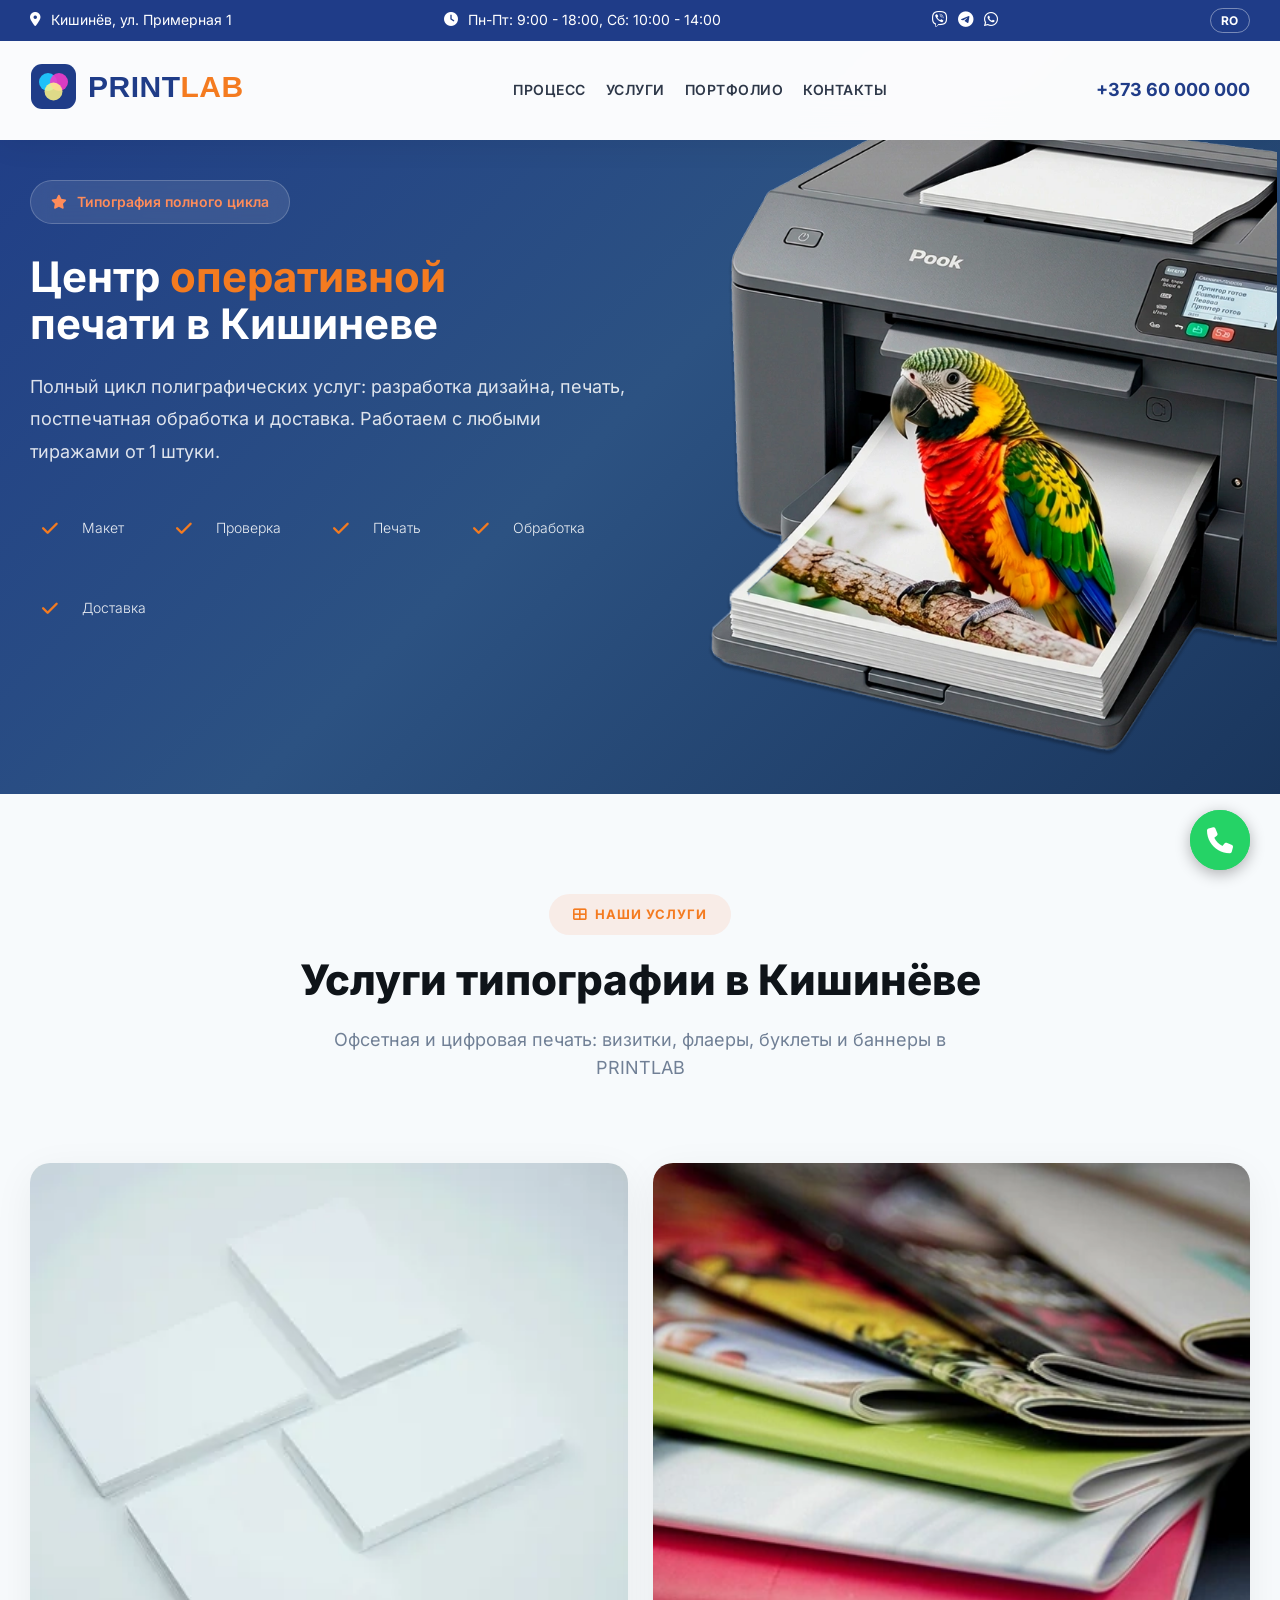
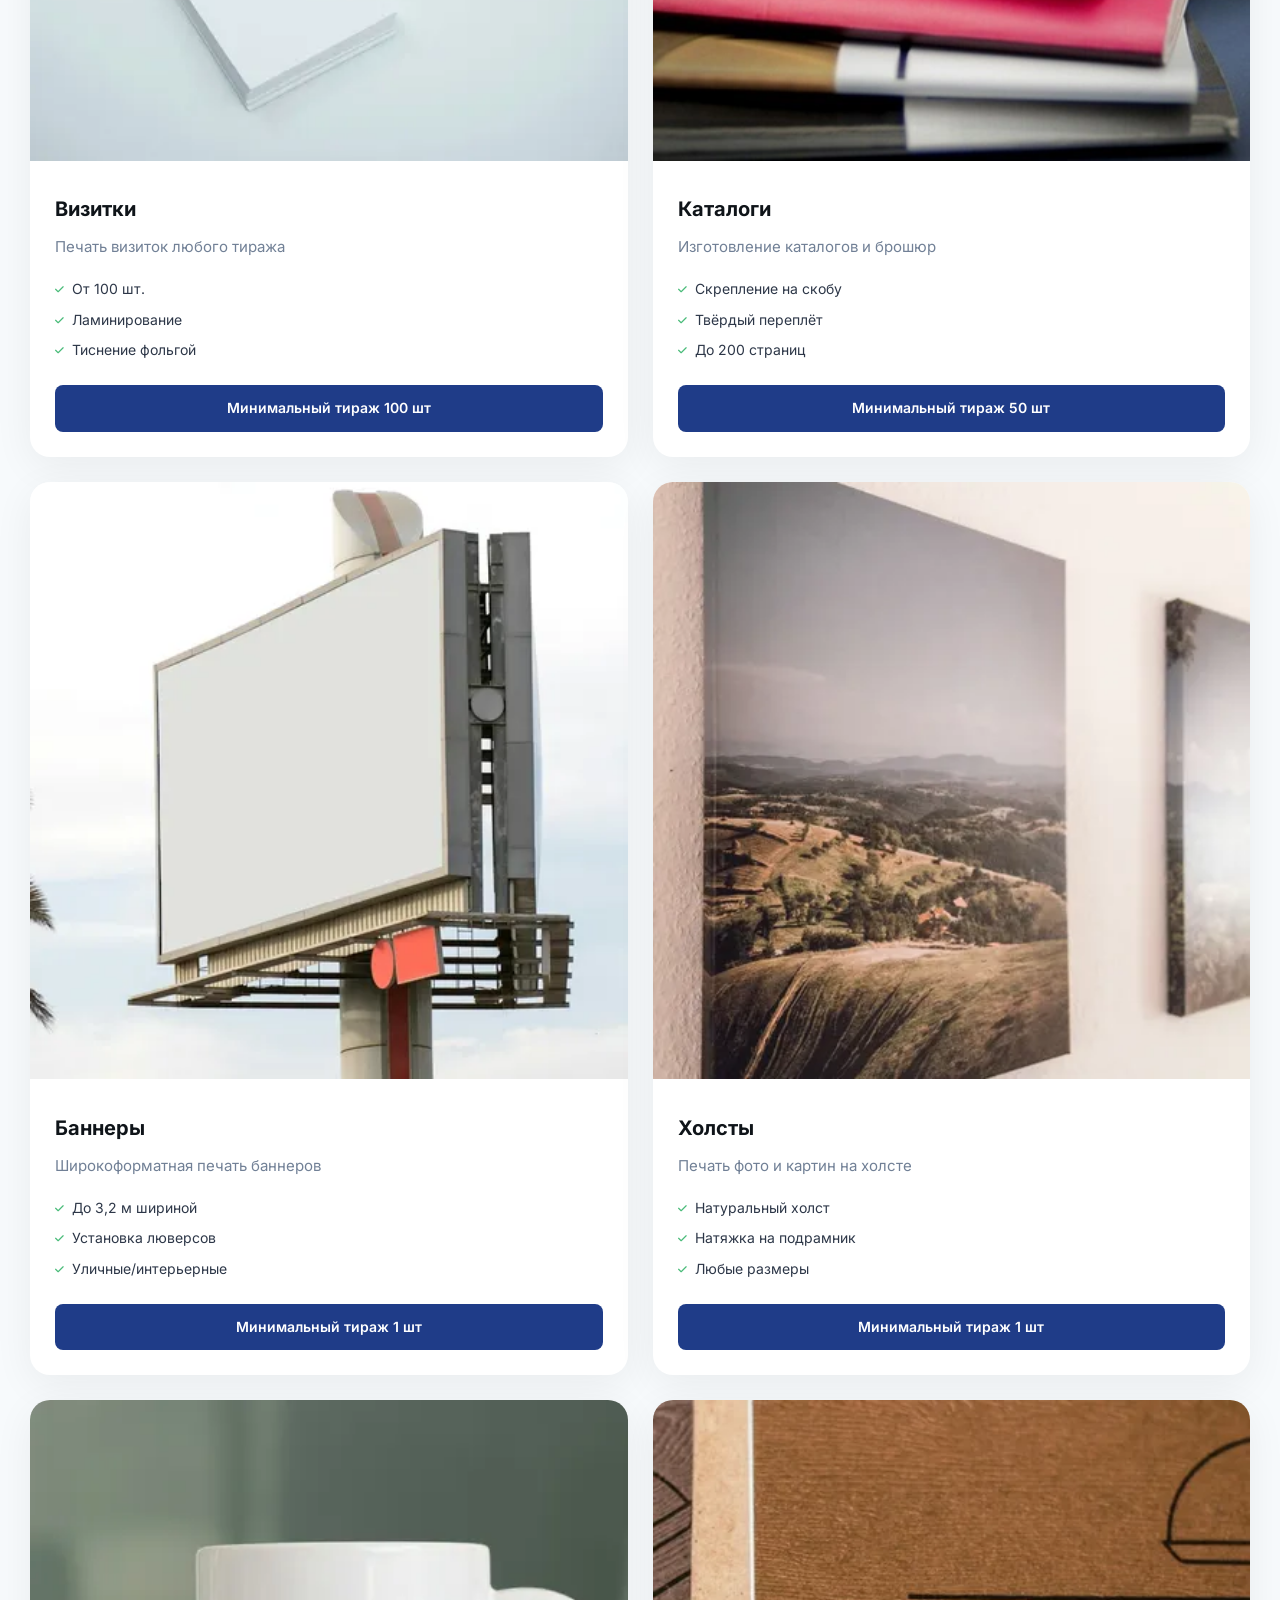
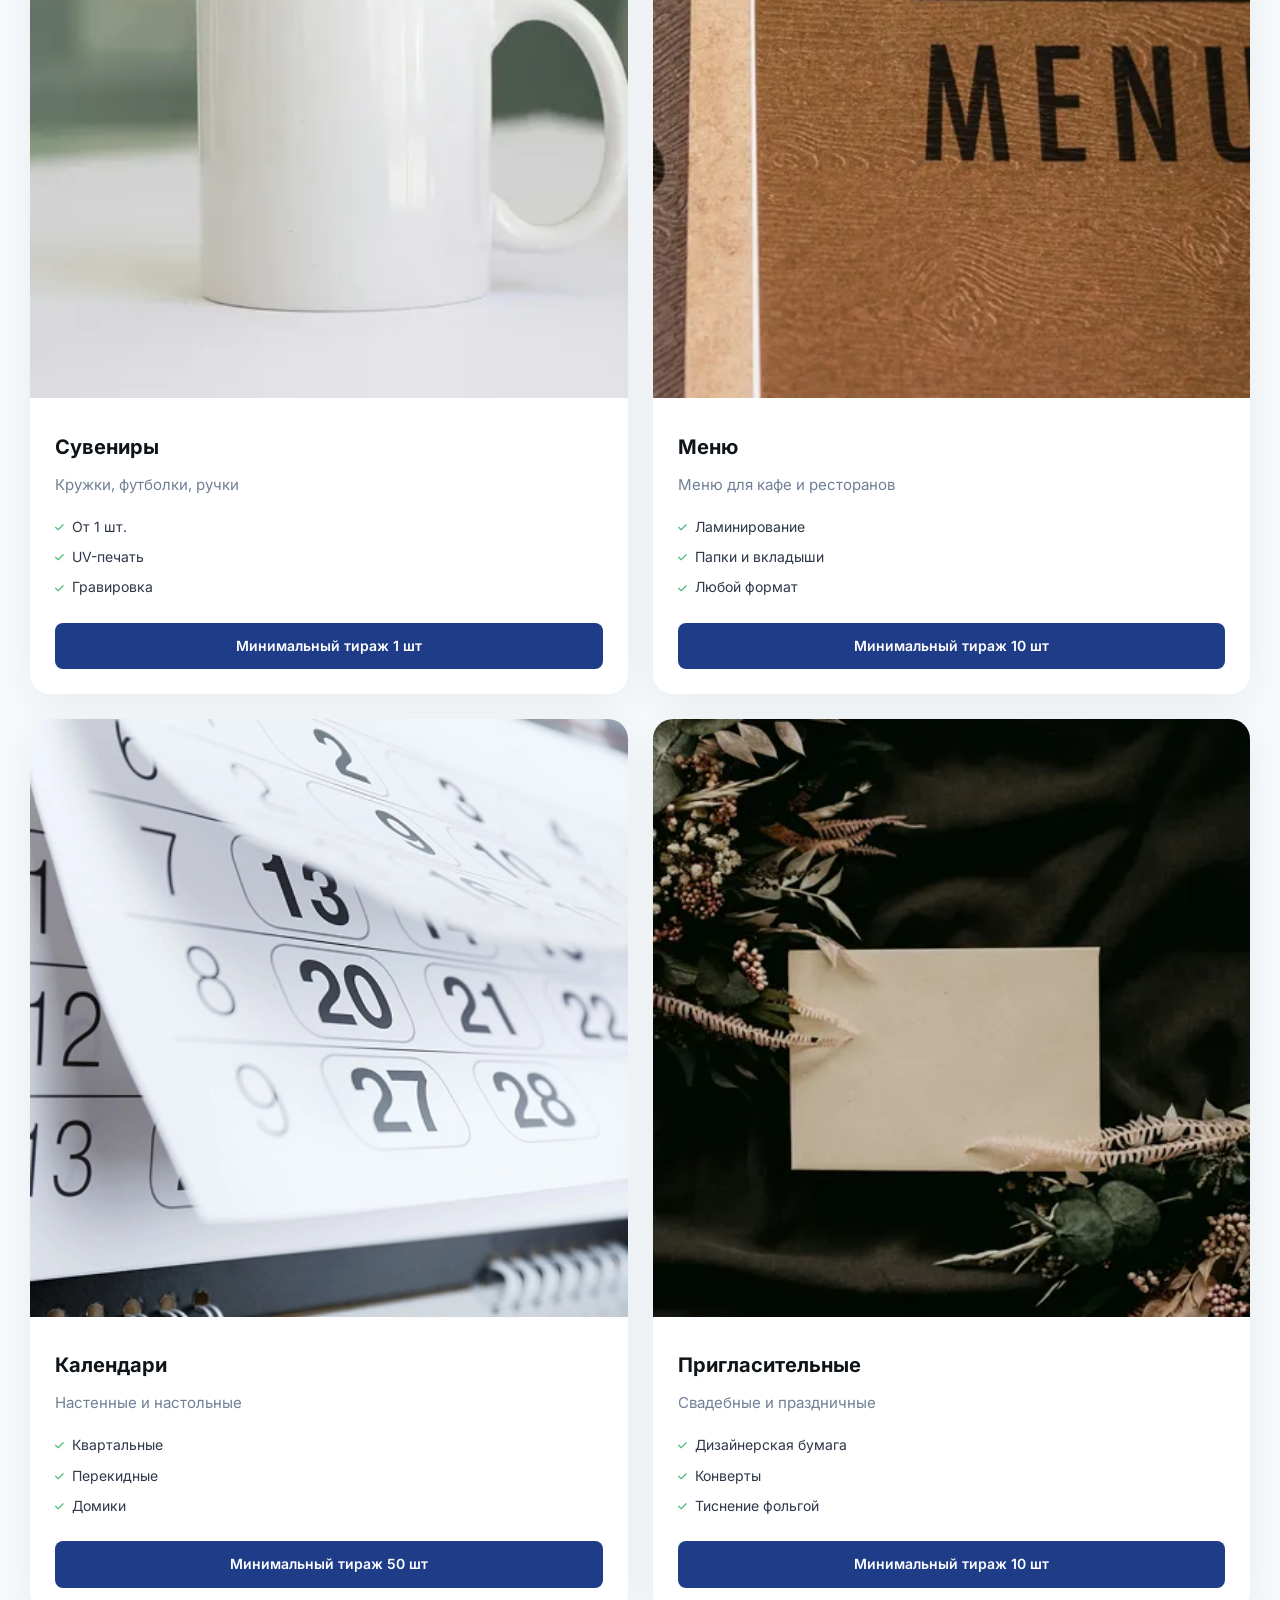
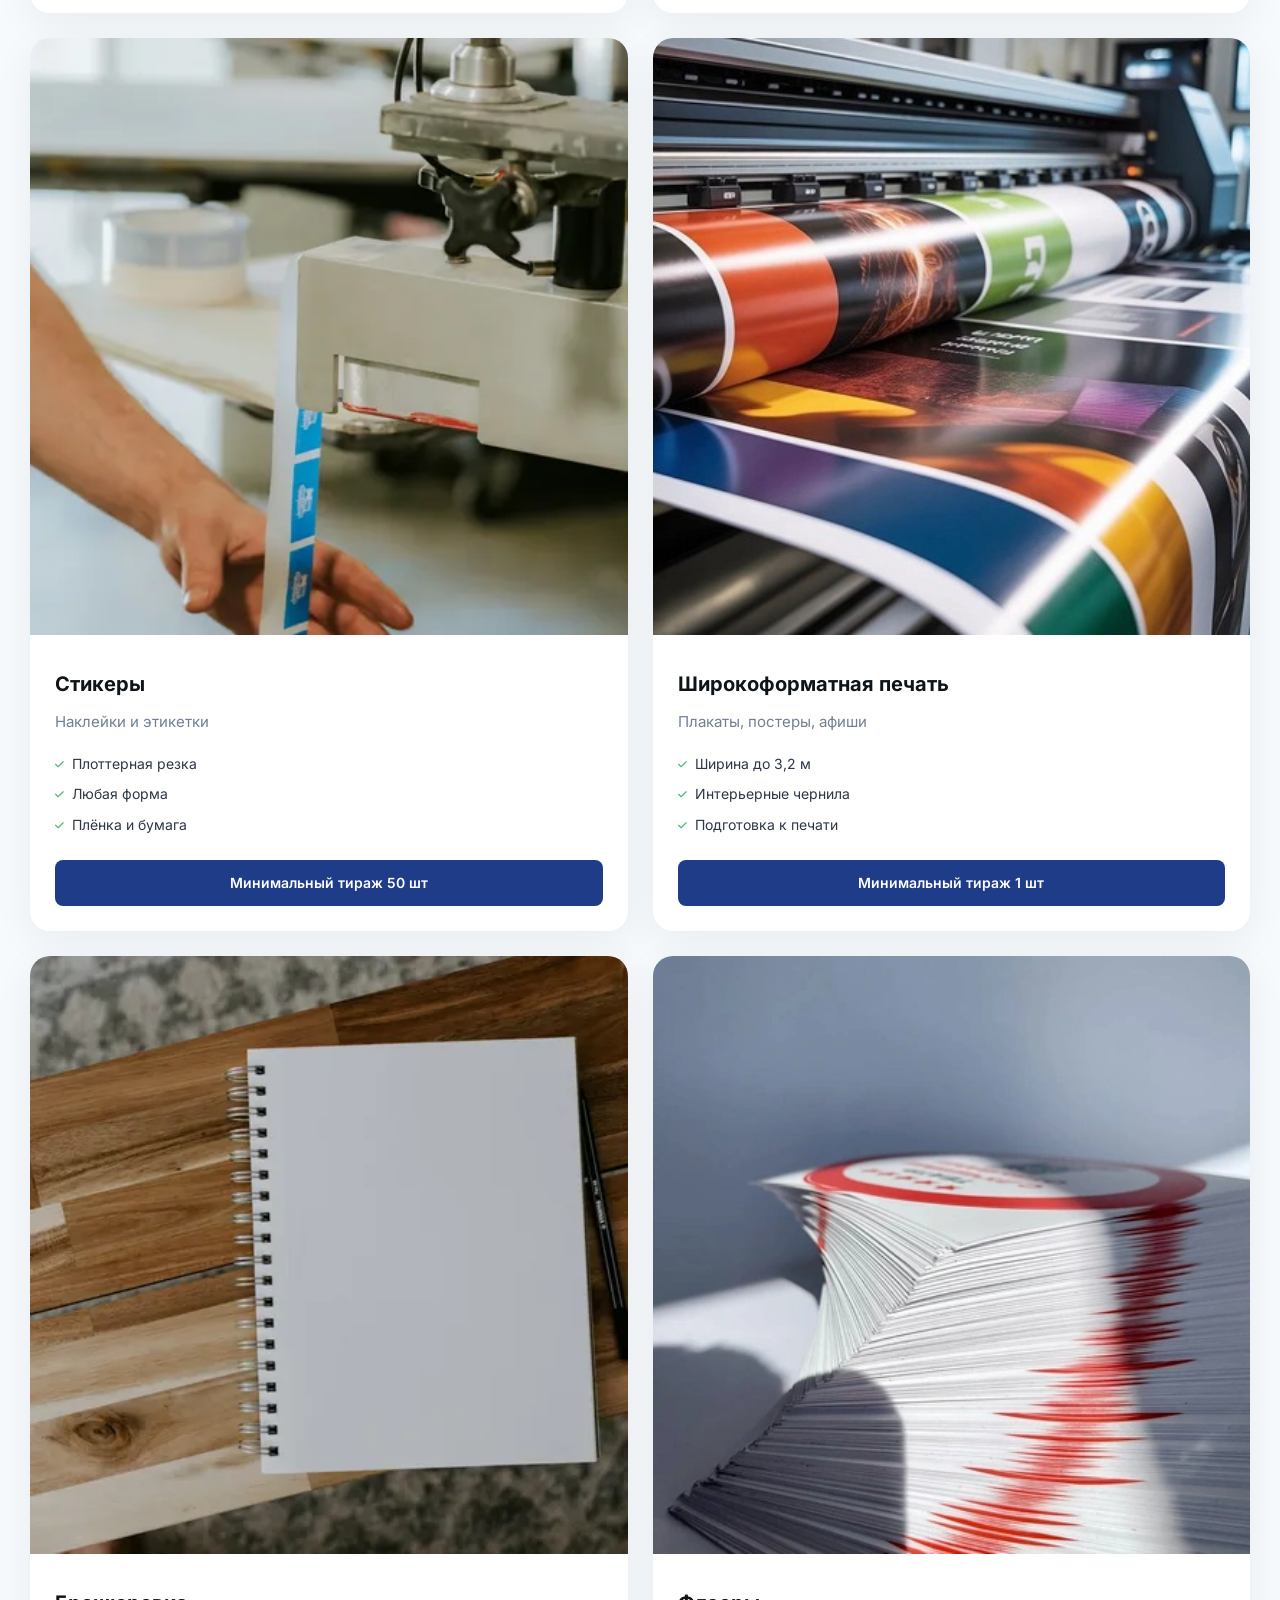
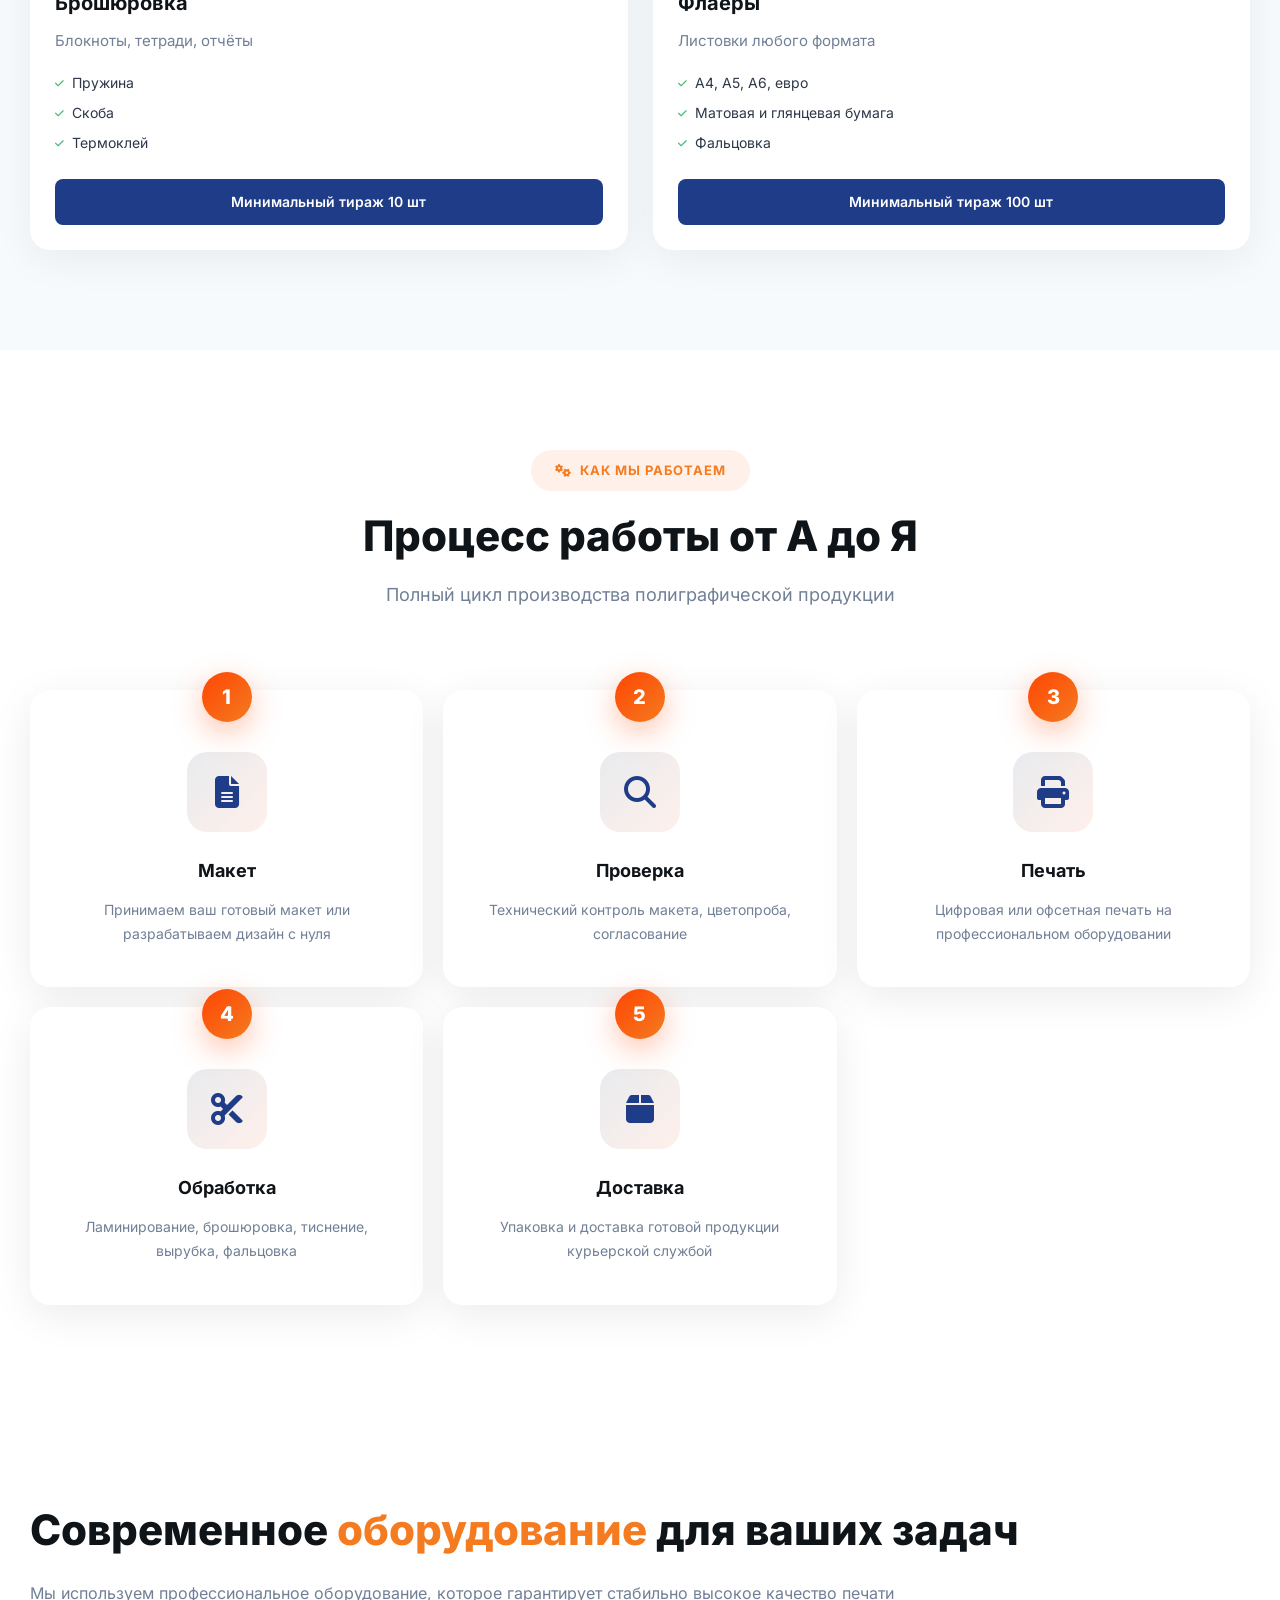
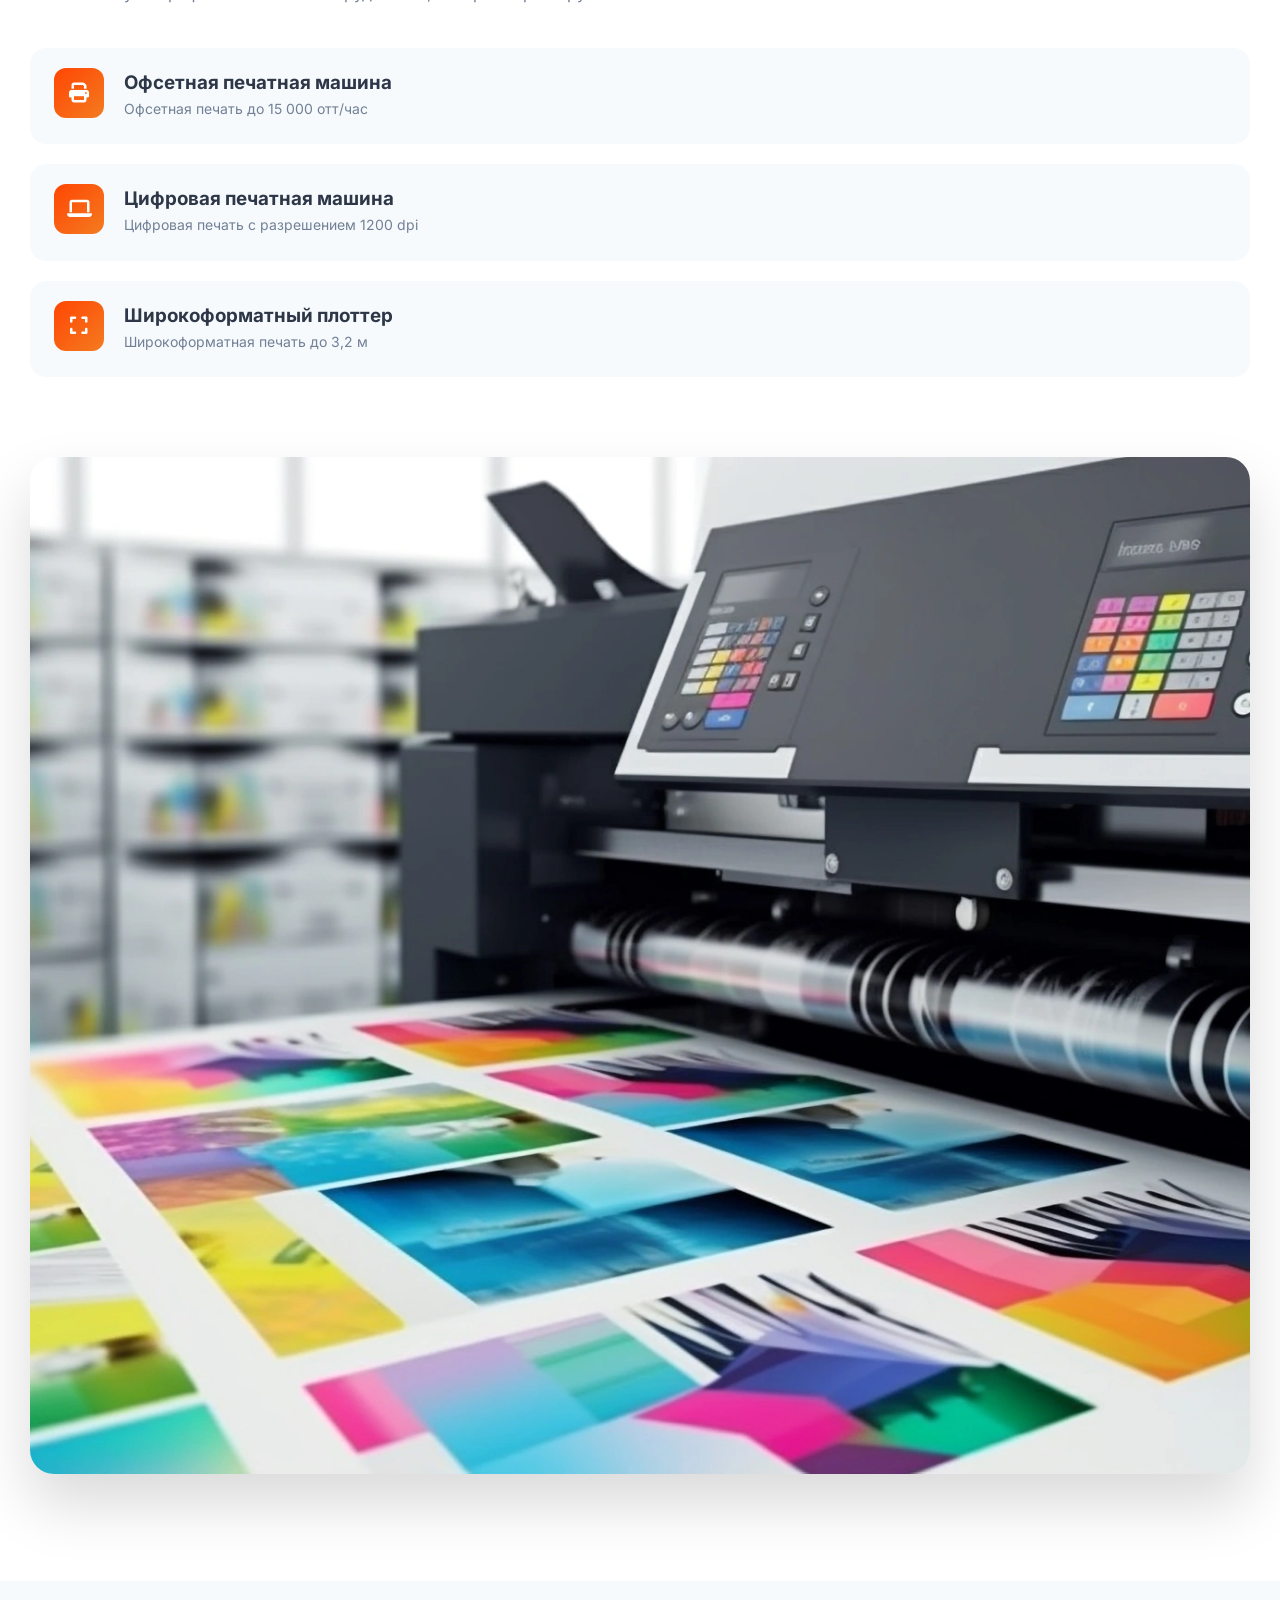
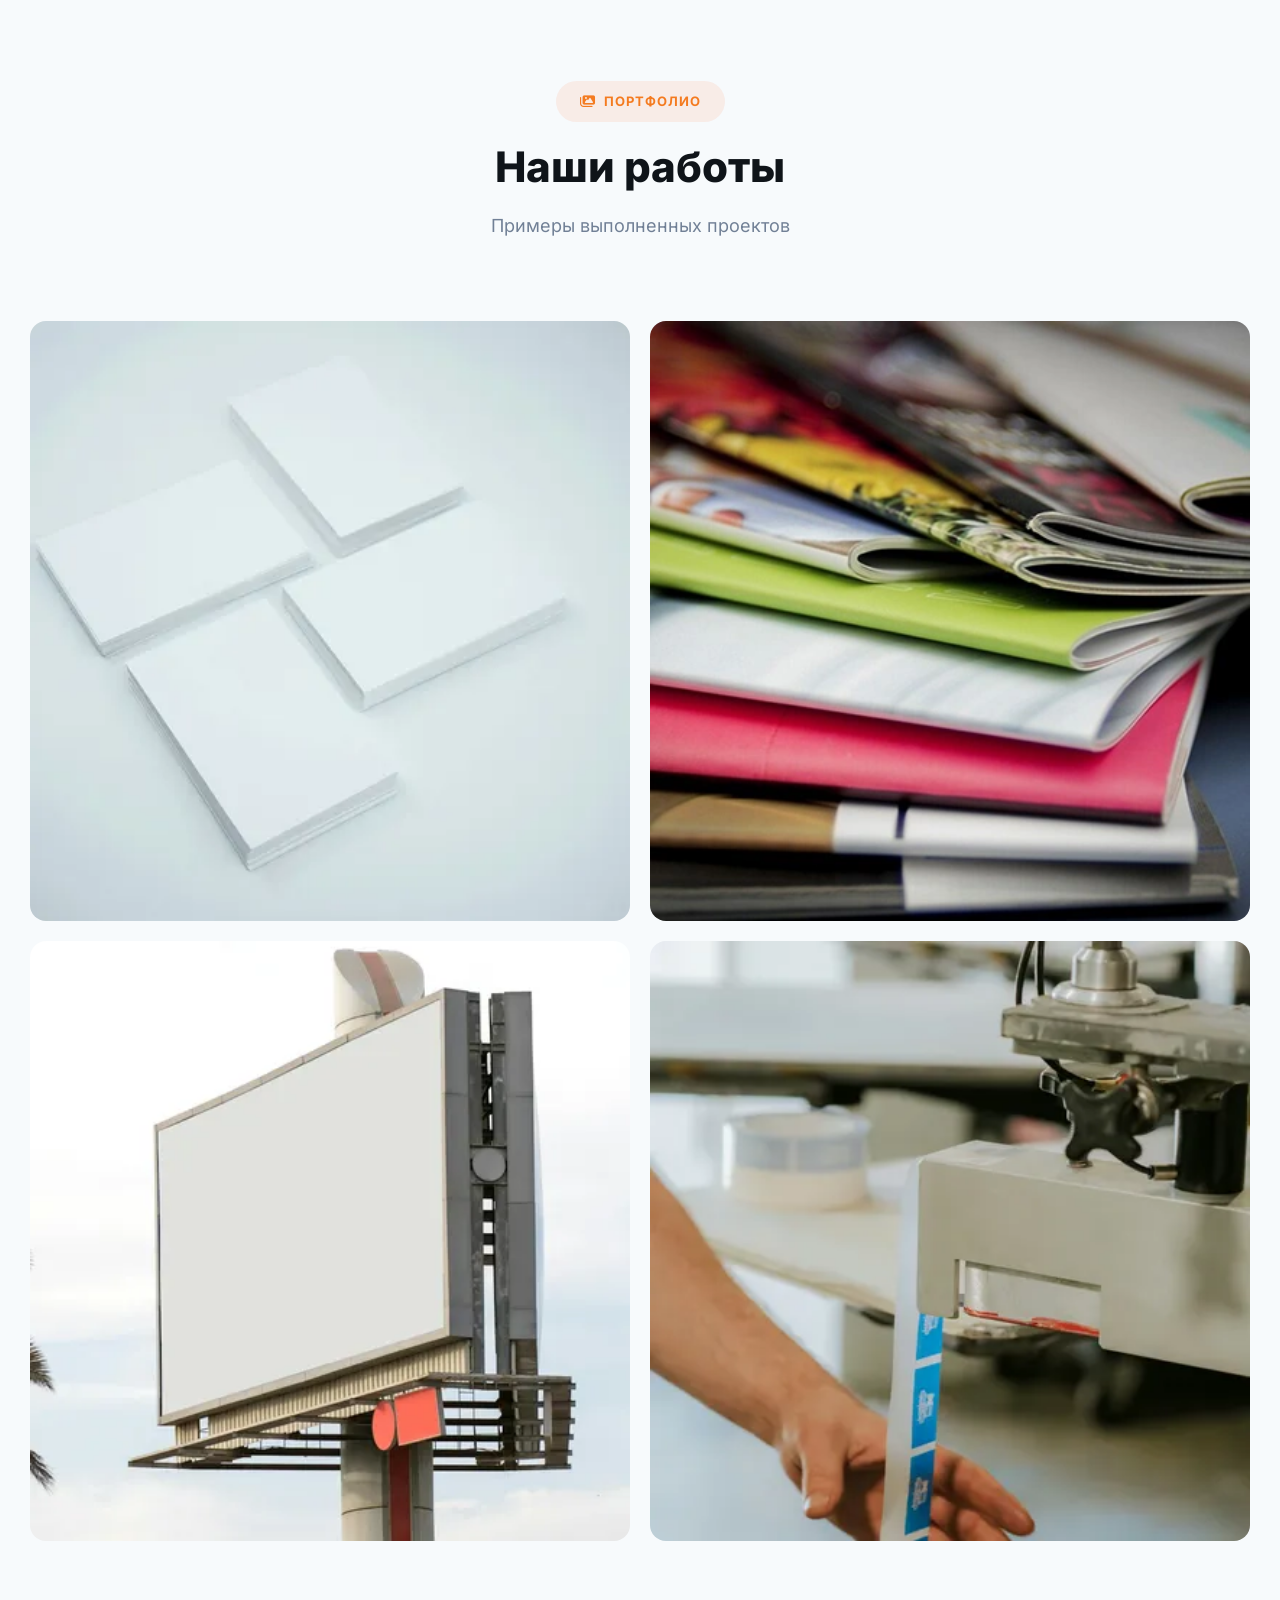
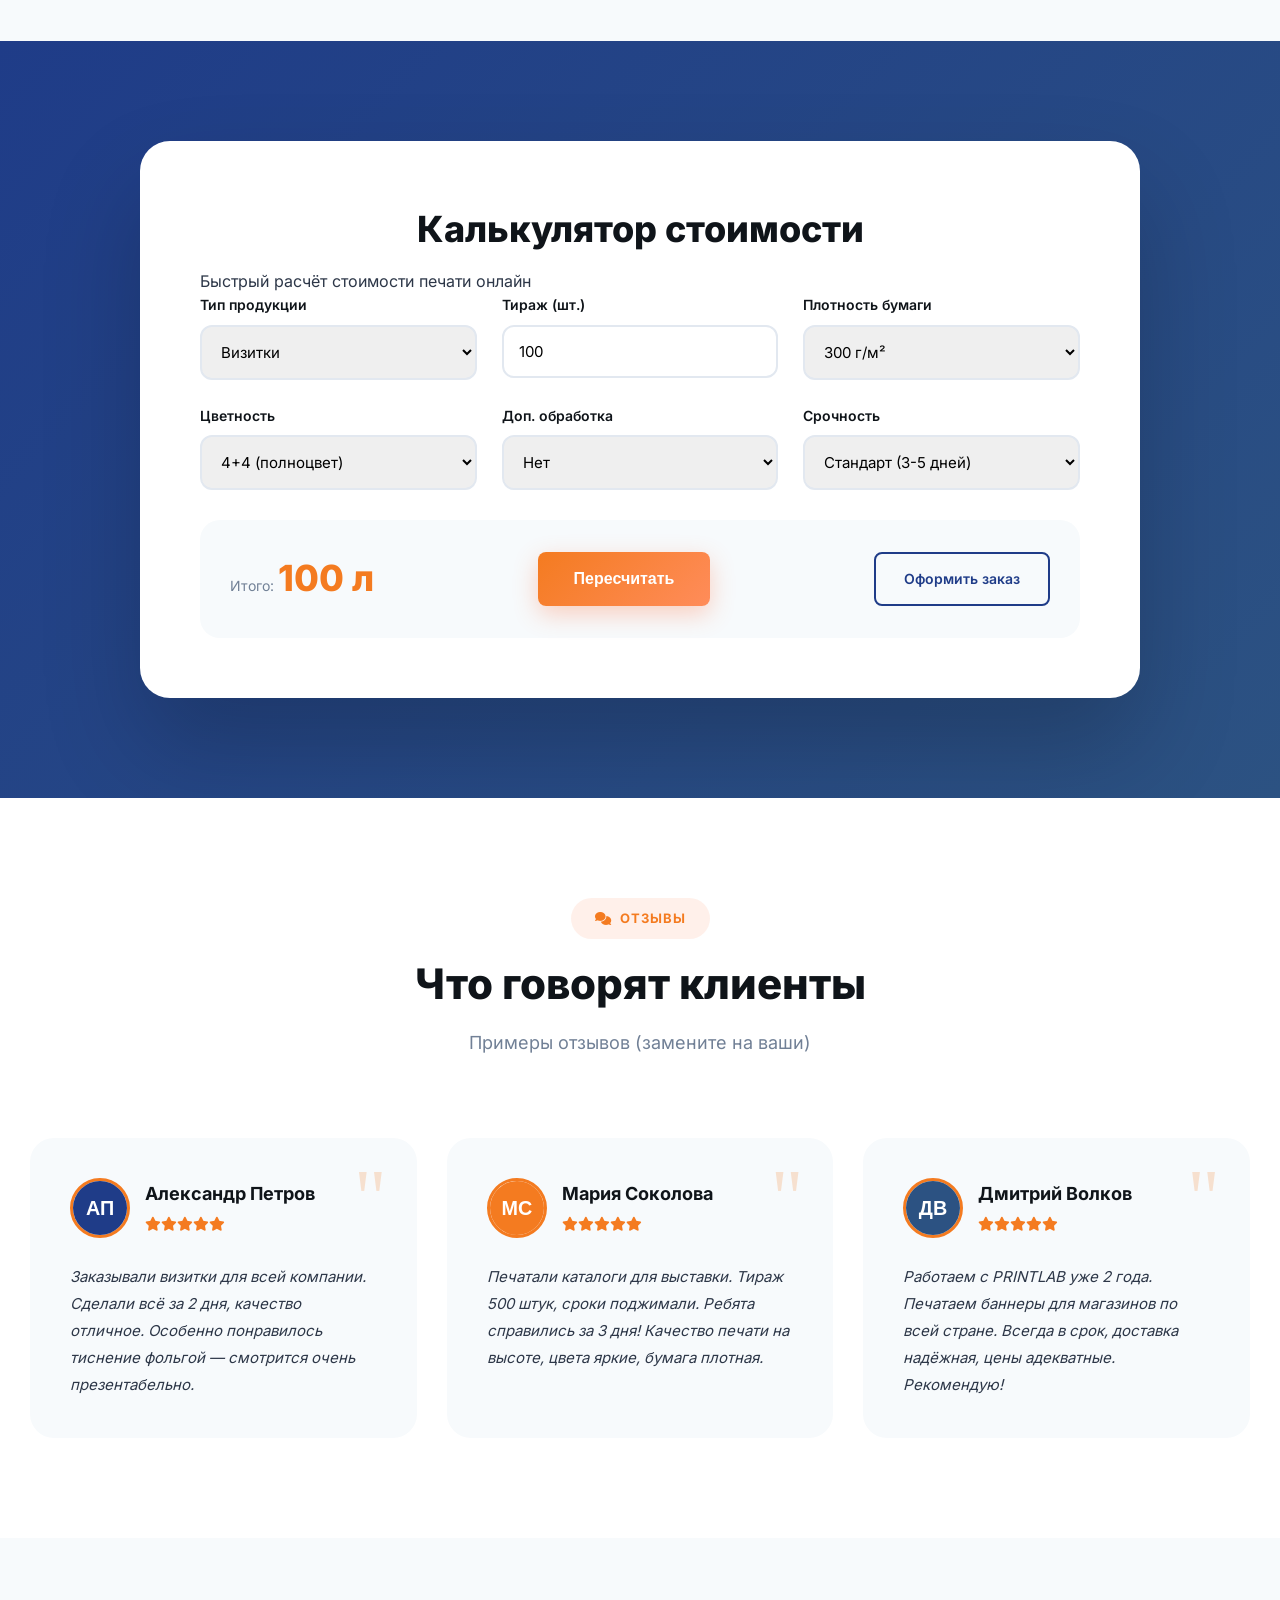
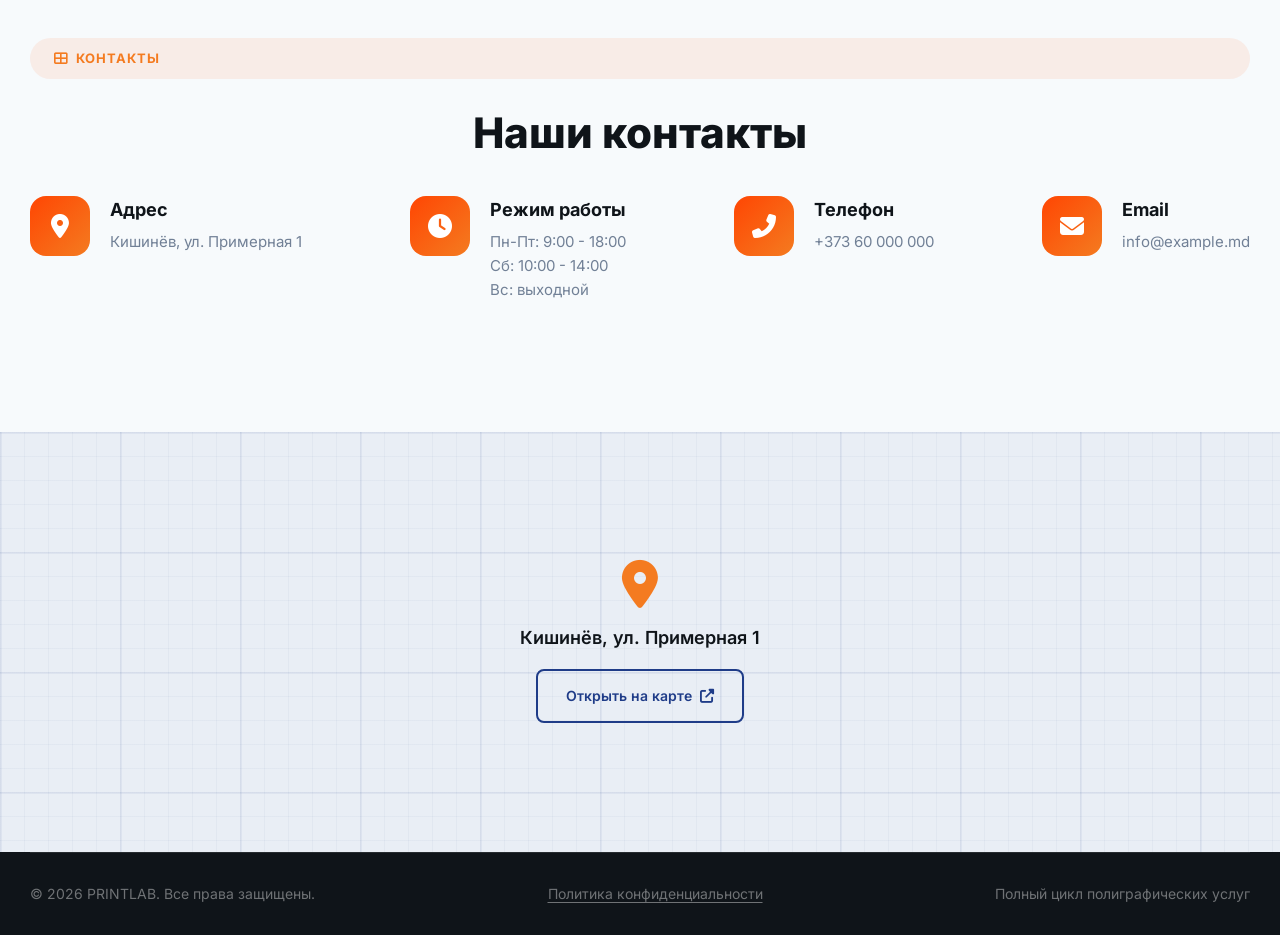
<file: index.html>
<!DOCTYPE html>
<html lang="ru">

<head>
  <meta charset="UTF-8">
  <meta name="viewport" content="width=device-width, initial-scale=1.0">
  <!-- Демо-шаблон: не индексировать. Клиенту — удалить эту строку (см. DEMO-CHECKLIST.md) -->
  <meta name="robots" content="noindex, nofollow">
  <link rel="canonical" href="https://webonix-md.github.io/print/">
  <link rel="alternate" hreflang="ru" href="https://webonix-md.github.io/print/">
  <link rel="alternate" hreflang="ro" href="https://webonix-md.github.io/print/ro.html">
  <meta name="description" content="PRINTLAB — типография полного цикла в Кишинёве: офсетная и цифровая печать, визитки, флаеры, каталоги, баннеры. Плановые и срочные заказы.">
  <meta property="og:title" content="PRINTLAB — типография в Кишинёве: офсетная и цифровая печать">
  <meta property="og:type" content="website">
  <meta property="og:url" content="https://webonix-md.github.io/print/">
  <meta property="og:image" content="https://webonix-md.github.io/print/img/og-cover.jpg">
  <meta property="og:description" content="Типография полного цикла в Кишинёве: офсетная и цифровая печать, плановые и срочные заказы.">
  <title>Типография в Кишинёве. Офсетная и цифровая печать — PRINTLAB</title>
  <link rel="icon" type="image/svg+xml" href="favicon.svg">
  <link rel="icon" type="image/x-icon" href="favicon.ico">
  <link rel="preload" href="fonts/inter-cyrillic.woff2" as="font" type="font/woff2" crossorigin>
  <link rel="stylesheet" href="icons.css">
  <link rel="stylesheet" href="style.css">
</head>

<body>
  <header class="header" id="header">
    <div class="header-top">
      <div class="header-top-container">
        <div class="address">
          <i class="fas fa-map-marker-alt"></i>
          <span data-site="address">Кишинёв, ул. Примерная 1</span>
        </div>
        <div class="schedule">
          <i class="fas fa-clock"></i>
          <span data-site="hoursShort">Пн-Пт: 9:00 - 18:00, Сб: 10:00 - 14:00</span>
        </div>
        <div class="header-top-right">
          <a href="viber://chat?number=%2B37360000000" data-site-href="viber" aria-label="Viber"><i class="fab fa-viber"></i></a>
          <a href="https://t.me/" data-site-href="telegram" target="_blank" rel="noopener" aria-label="Telegram"><i class="fab fa-telegram"></i></a>
          <a href="https://wa.me/37360000000" data-site-href="whatsapp" target="_blank" rel="noopener" aria-label="WhatsApp"><i class="fab fa-whatsapp"></i></a>
        </div>
        <a href="ro.html" class="lang-switch" hreflang="ro" lang="ro" aria-label="Versiunea în limba română">RO</a>
      </div>
    </div>
    <div class="header-main">
      <a href="#" class="logo">
        <img class="logo-img" src="img/logo.svg" width="274" height="51" alt="PRINTLAB — логотип">
      </a>
      <nav class="nav">
        <a href="#process">Процесс</a>
        <a href="#services">Услуги</a>
        <a href="#portfolio">Портфолио</a>
        <a href="#contact">Контакты</a>
      </nav>
      <div class="header-actions">
        <div class="phone-block">
          <a href="tel:+37360000000" data-site-href="phone" data-site="phone" class="phone-number">+373 60 000 000</a>
        </div>
      </div>
      <div class="burger" id="burger"><span></span><span></span><span></span></div>
    </div>
  </header>
  <div class="mobile-menu" id="mobileMenu">
    <a href="#process">Процесс работы</a>
    <a href="#services">Услуги</a>
    <a href="#portfolio">Портфолио</a>
    <a href="#contact">Контакты</a>
    <a href="tel:+37360000000" data-site-href="phone" data-site="phone" class="phone-number-mob">+373 60 000 000</a>
    <a href="ro.html" hreflang="ro" lang="ro">Română</a>
    <div class="header-top-right-mob">
      <a href="viber://chat?number=%2B37360000000" data-site-href="viber" aria-label="Viber"><i class="fab fab-mob fa-viber"></i></a>
      <a href="https://t.me/" data-site-href="telegram" target="_blank" rel="noopener" aria-label="Telegram"><i class="fab fab-mob fa-telegram"></i></a>
      <a href="https://wa.me/37360000000" data-site-href="whatsapp" target="_blank" rel="noopener" aria-label="WhatsApp"><i class="fab fab-mob fa-whatsapp"></i></a>
    </div>
  </div>
  <section class="hero">
    <div class="hero-container">
      <div class="hero-content">
        <div class="hero-badge"><i class="fas fa-star"></i> Типография полного цикла</div>
        <h1>
          Центр <span>оперативной</span><br>
          печати в Кишиневе
        </h1>
        <p class="hero-description">Полный цикл полиграфических услуг: разработка дизайна, печать, постпечатная
          обработка и доставка. Работаем с любыми тиражами от 1 штуки.</p>
        <div class="hero-features">
          <div class="hero-feature"><i class="fas fa-check"></i>Макет</div>
          <div class="hero-feature"><i class="fas fa-check"></i>Проверка</div>
          <div class="hero-feature"><i class="fas fa-check"></i>Печать</div>
          <div class="hero-feature"><i class="fas fa-check"></i>Обработка</div>
          <div class="hero-feature"><i class="fas fa-check"></i>Доставка</div>
        </div>
      </div>
      <img class="hero-img" src="img/1.webp" alt="Полиграфия" height="700">
    </div>
  </section>
  <section class="services" id="services">
    <div class="section-header">
      <span class="section-tag"><i class="fas fa-th-large"></i> Наши услуги</span>
      <h2 class="section-title">Услуги типографии в Кишинёве</h2>
      <p class="section-subtitle">Офсетная и цифровая печать: визитки, флаеры, буклеты и баннеры в <br><span data-site="brand">PRINTLAB</span></p>
    </div>
    <div class="services-grid">
      <div class="service-card">
        <img class="service-img" src="img/cards.webp" width="331" height="331" loading="lazy" alt="Визитки">
        <img class="service-img-mob" src="img/cards-m.webp" width="331" height="180" loading="lazy" alt="Визитки">
        <div class="service-content">
          <h3>Визитки</h3>
          <p>Печать визиток любого тиража</p>
          <ul class="service-features">
            <li><i class="fas fa-check"></i> От 100 шт.</li>
            <li><i class="fas fa-check"></i> Ламинирование</li>
            <li><i class="fas fa-check"></i> Тиснение фольгой</li>
          </ul>
          <div class="service-btn">Минимальный тираж 100 шт</div>
        </div>
      </div>
      <div class="service-card">
        <img class="service-img" src="img/21.webp" width="331" height="331" loading="lazy" alt="Каталоги">
        <img class="service-img-mob" src="img/26.webp" width="331" height="180" loading="lazy" alt="Каталоги">
        <div class="service-content">
          <h3>Каталоги</h3>
          <p>Изготовление каталогов и брошюр</p>
          <ul class="service-features">
            <li><i class="fas fa-check"></i> Скрепление на скобу</li>
            <li><i class="fas fa-check"></i> Твёрдый переплёт</li>
            <li><i class="fas fa-check"></i> До 200 страниц</li>
          </ul>
          <div class="service-btn">Минимальный тираж 50 шт</div>
        </div>
      </div>
      <div class="service-card">
        <img class="service-img" src="img/banner.webp" width="331" height="331" loading="lazy" alt="Баннеры">
        <img class="service-img-mob" src="img/banner-m.webp" width="331" height="180" loading="lazy" alt="Баннеры">
        <div class="service-content">
          <h3>Баннеры</h3>
          <p>Широкоформатная печать баннеров</p>
          <ul class="service-features">
            <li><i class="fas fa-check"></i> До 3,2 м шириной</li>
            <li><i class="fas fa-check"></i> Установка люверсов</li>
            <li><i class="fas fa-check"></i> Уличные/интерьерные</li>
          </ul>
          <div class="service-btn">Минимальный тираж 1 шт</div>
        </div>
      </div>
      <div class="service-card">
        <img class="service-img" src="img/canvas.webp" width="331" height="331" loading="lazy" alt="Холсты">
        <img class="service-img-mob" src="img/canvas-m.webp" width="331" height="180" loading="lazy" alt="Холсты">
        <div class="service-content">
          <h3>Холсты</h3>
          <p>Печать фото и картин на холсте</p>
          <ul class="service-features">
            <li><i class="fas fa-check"></i> Натуральный холст</li>
            <li><i class="fas fa-check"></i> Натяжка на подрамник</li>
            <li><i class="fas fa-check"></i> Любые размеры</li>
          </ul>
          <div class="service-btn">Минимальный тираж 1 шт</div>
        </div>
      </div>
      <div class="service-card">
        <img class="service-img" src="img/mug.webp" width="331" height="331" loading="lazy" alt="Сувениры">
        <img class="service-img-mob" src="img/mug-m.webp" width="331" height="180" loading="lazy" alt="Сувениры">
        <div class="service-content">
          <h3>Сувениры</h3>
          <p>Кружки, футболки, ручки</p>
          <ul class="service-features">
            <li><i class="fas fa-check"></i> От 1 шт.</li>
            <li><i class="fas fa-check"></i> UV-печать</li>
            <li><i class="fas fa-check"></i> Гравировка</li>
          </ul>
          <div class="service-btn">Минимальный тираж 1 шт</div>
        </div>
      </div>
      <div class="service-card">
        <img class="service-img" src="img/menu.webp" width="331" height="331" loading="lazy" alt="Меню">
        <img class="service-img-mob" src="img/menu-m.webp" width="331" height="180" loading="lazy" alt="Меню">
        <div class="service-content">
          <h3>Меню</h3>
          <p>Меню для кафе и ресторанов</p>
          <ul class="service-features">
            <li><i class="fas fa-check"></i> Ламинирование</li>
            <li><i class="fas fa-check"></i> Папки и вкладыши</li>
            <li><i class="fas fa-check"></i> Любой формат</li>
          </ul>
          <div class="service-btn">Минимальный тираж 10 шт</div>
        </div>
      </div>
      <div class="service-card">
        <img class="service-img" src="img/12.webp" width="331" height="331" loading="lazy" alt="Календари">
        <img class="service-img-mob" src="img/30.webp" width="331" height="180" loading="lazy" alt="Календари">
        <div class="service-content">
          <h3>Календари</h3>
          <p>Настенные и настольные</p>
          <ul class="service-features">
            <li><i class="fas fa-check"></i> Квартальные</li>
            <li><i class="fas fa-check"></i> Перекидные</li>
            <li><i class="fas fa-check"></i> Домики</li>
          </ul>
          <div class="service-btn">Минимальный тираж 50 шт</div>
        </div>
      </div>
      <div class="service-card">
        <img class="service-img" src="img/invite.webp" width="331" height="331" loading="lazy" alt="Пригласительные">
        <img class="service-img-mob" src="img/invite-m.webp" width="331" height="180" loading="lazy" alt="Пригласительные">
        <div class="service-content">
          <h3>Пригласительные</h3>
          <p>Свадебные и праздничные</p>
          <ul class="service-features">
            <li><i class="fas fa-check"></i> Дизайнерская бумага</li>
            <li><i class="fas fa-check"></i> Конверты</li>
            <li><i class="fas fa-check"></i> Тиснение фольгой</li>
          </ul>
          <div class="service-btn">Минимальный тираж 10 шт</div>
        </div>
      </div>
      <div class="service-card">
        <img class="service-img" src="img/stickers.webp" width="331" height="331" loading="lazy" alt="Стикеры">
        <img class="service-img-mob" src="img/stickers-m.webp" width="331" height="180" loading="lazy" alt="Стикеры">
        <div class="service-content">
          <h3>Стикеры</h3>
          <p>Наклейки и этикетки</p>
          <ul class="service-features">
            <li><i class="fas fa-check"></i> Плоттерная резка</li>
            <li><i class="fas fa-check"></i> Любая форма</li>
            <li><i class="fas fa-check"></i> Плёнка и бумага</li>
          </ul>
          <div class="service-btn">Минимальный тираж 50 шт</div>
        </div>
      </div>
      <div class="service-card">
        <img class="service-img" src="img/38.webp" width="331" height="331" loading="lazy" alt="Плоттер">
        <img class="service-img-mob" src="img/37.webp" width="331" height="180" loading="lazy" alt="Плоттер">
        <div class="service-content">
          <h3>Широкоформатная печать</h3>
          <p>Плакаты, постеры, афиши</p>
          <ul class="service-features">
            <li><i class="fas fa-check"></i> Ширина до 3,2 м</li>
            <li><i class="fas fa-check"></i> Интерьерные чернила</li>
            <li><i class="fas fa-check"></i> Подготовка к печати</li>
          </ul>
          <div class="service-btn">Минимальный тираж 1 шт</div>
        </div>
      </div>
      <div class="service-card">
        <img class="service-img" src="img/notebook.webp" width="331" height="331" loading="lazy" alt="Блокноты">
        <img class="service-img-mob" src="img/notebook-m.webp" width="331" height="180" loading="lazy" alt="Блокноты">
        <div class="service-content">
          <h3>Брошюровка</h3>
          <p>Блокноты, тетради, отчёты</p>
          <ul class="service-features">
            <li><i class="fas fa-check"></i> Пружина</li>
            <li><i class="fas fa-check"></i> Скоба</li>
            <li><i class="fas fa-check"></i> Термоклей</li>
          </ul>
          <div class="service-btn">Минимальный тираж 10 шт</div>
        </div>
      </div>
      <div class="service-card">
        <img class="service-img" src="img/44.webp" width="331" height="331" loading="lazy" alt="Флаеры">
        <img class="service-img-mob" src="img/45.webp" width="331" height="180" loading="lazy" alt="Флаеры">
        <div class="service-content">
          <h3>Флаеры</h3>
          <p>Листовки любого формата</p>
          <ul class="service-features">
            <li><i class="fas fa-check"></i> А4, А5, А6, евро</li>
            <li><i class="fas fa-check"></i> Матовая и глянцевая бумага</li>
            <li><i class="fas fa-check"></i> Фальцовка</li>
          </ul>
          <div class="service-btn">Минимальный тираж 100 шт</div>
        </div>
      </div>
    </div>
  </section>
  <section class="process" id="process">
    <div class="section-header">
      <span class="section-tag"><i class="fas fa-cogs"></i> Как мы работаем</span>
      <h2 class="section-title">Процесс работы от А до Я</h2>
      <p class="section-subtitle">Полный цикл производства полиграфической продукции</p>
    </div>
    <div class="process-grid">
      <div class="process-card">
        <div class="process-number">1</div>
        <div class="process-icon"><i class="fas fa-file-alt"></i></div>
        <h3>Макет</h3>
        <p>Принимаем ваш готовый макет или разрабатываем дизайн с нуля</p>
      </div>
      <div class="process-card">
        <div class="process-number">2</div>
        <div class="process-icon"><i class="fas fa-search"></i></div>
        <h3>Проверка</h3>
        <p>Технический контроль макета, цветопроба, согласование</p>
      </div>
      <div class="process-card">
        <div class="process-number">3</div>
        <div class="process-icon"><i class="fas fa-print"></i></div>
        <h3>Печать</h3>
        <p>Цифровая или офсетная печать на профессиональном оборудовании</p>
      </div>
      <div class="process-card">
        <div class="process-number">4</div>
        <div class="process-icon"><i class="fas fa-cut"></i></div>
        <h3>Обработка</h3>
        <p>Ламинирование, брошюровка, тиснение, вырубка, фальцовка</p>
      </div>
      <div class="process-card">
        <div class="process-number">5</div>
        <div class="process-icon"><i class="fas fa-box"></i></div>
        <h3>Доставка</h3>
        <p>Упаковка и доставка готовой продукции курьерской службой</p>
      </div>
    </div>
  </section>
  <section class="equipment" id="equipment">
    <div class="equipment-container">
      <div class="equipment-content">
        <h2>Современное <span>оборудование</span> для ваших задач</h2>
        <p>Мы используем профессиональное оборудование, которое гарантирует стабильно высокое качество печати</p>
        <div class="equipment-list">
          <div class="equipment-item">
            <div class="equipment-icon"><i class="fas fa-print"></i></div>
            <div class="equipment-info">
              <h3>Офсетная печатная машина</h3>
              <p>Офсетная печать до 15 000 отт/час</p>
            </div>
          </div>
          <div class="equipment-item">
            <div class="equipment-icon"><i class="fas fa-laptop"></i></div>
            <div class="equipment-info">
              <h3>Цифровая печатная машина</h3>
              <p>Цифровая печать с разрешением 1200 dpi</p>
            </div>
          </div>
          <div class="equipment-item">
            <div class="equipment-icon"><i class="fas fa-expand"></i></div>
            <div class="equipment-info">
              <h3>Широкоформатный плоттер</h3>
              <p>Широкоформатная печать до 3,2 м</p>
            </div>
          </div>
        </div>
      </div>
      <div class="equipment-image">
        <img src="img/5.webp" loading="lazy" alt="Оборудование">
      </div>
    </div>
  </section>
  <section class="portfolio" id="portfolio">
    <div class="section-header">
      <span class="section-tag"><i class="fas fa-images"></i> Портфолио</span>
      <h2 class="section-title">Наши работы</h2>
      <p class="section-subtitle">Примеры выполненных проектов</p>
    </div>
    <div class="portfolio-grid">
      <div class="portfolio-item">
        <img class="service-img" src="img/cards.webp" width="331" height="331" loading="lazy" alt="Визитки">
        <img class="service-img-mob" src="img/cards-m.webp" width="331" height="180" loading="lazy" alt="Визитки">
        <div class="portfolio-overlay">
          <h3>Визитки премиум</h3>
          <p>Тиснение фольгой</p>
        </div>
      </div>
      <div class="portfolio-item">
        <img class="service-img" src="img/21.webp" width="331" height="331" loading="lazy" alt="Каталог">
        <img class="service-img-mob" src="img/26.webp" width="331" height="180" loading="lazy" alt="Каталог">
        <div class="portfolio-overlay">
          <h3>Каталог продукции</h3>
          <p>Твёрдый переплёт</p>
        </div>
      </div>
      <div class="portfolio-item">
        <img class="service-img" src="img/banner.webp" width="331" height="331" loading="lazy" alt="Баннер">
        <img class="service-img-mob" src="img/banner-m.webp" width="331" height="180" loading="lazy" alt="Баннер">
        <div class="portfolio-overlay">
          <h3>Баннеры</h3>
          <p>Широкоформатная печать</p>
        </div>
      </div>
      <div class="portfolio-item">
        <img class="service-img" src="img/stickers.webp" width="331" height="331" loading="lazy" alt="Стикеры">
        <img class="service-img-mob" src="img/stickers-m.webp" width="331" height="180" loading="lazy" alt="Стикеры">
        <div class="portfolio-overlay">
          <h3>Стикеры</h3>
          <p>Плоттерная резка</p>
        </div>
      </div>
    </div>
  </section>
  <section class="calculator" id="calculator">
    <div class="calculator-container">
      <h2>Калькулятор стоимости</h2>
      <p>Быстрый расчёт стоимости печати онлайн</p>
      <form class="calc-form" onsubmit="event.preventDefault(); calculatePrice();">
        <div class="calc-group">
          <label>Тип продукции</label>
          <select id="productType">
            <option value="vizitki">Визитки</option>
            <option value="listovki">Листовки А4</option>
            <option value="katalogi">Каталоги</option>
            <option value="bannery">Баннеры</option>
          </select>
        </div>
        <div class="calc-group">
          <label>Тираж (шт.)</label>
          <input type="number" id="tirazh" value="100" min="1">
        </div>
        <div class="calc-group">
          <label>Плотность бумаги</label>
          <select id="paper">
            <option value="300">300 г/м²</option>
            <option value="350">350 г/м²</option>
            <option value="400">400 г/м²</option>
          </select>
        </div>
        <div class="calc-group">
          <label>Цветность</label>
          <select id="color">
            <option value="4+4">4+4 (полноцвет)</option>
            <option value="4+0">4+0 (односторонняя)</option>
            <option value="1+1">1+1 (ч/б)</option>
          </select>
        </div>
        <div class="calc-group">
          <label>Доп. обработка</label>
          <select id="dop">
            <option value="0">Нет</option>
            <option value="lam">Ламинирование</option>
            <option value="tis">Тиснение</option>
            <option value="vyru">Вырубка</option>
          </select>
        </div>
        <div class="calc-group">
          <label>Срочность</label>
          <select id="srochnost">
            <option value="standart">Стандарт (3-5 дней)</option>
            <option value="express">Экспресс (1-2 дня) +30%</option>
          </select>
        </div>
      </form>
      <div class="calc-result">
        <div class="calc-price">Итого: <span id="totalPrice">0 л</span></div>
        <button class="btn btn-primary btn-large" onclick="calculatePrice()">Пересчитать</button>
        <a href="#contact" class="btn btn-outline">Оформить заказ</a>
      </div>
    </div>
  </section>
  <section class="testimonials" id="testimonials">
    <div class="section-header">
      <span class="section-tag"><i class="fas fa-comments"></i> Отзывы</span>
      <h2 class="section-title">Что говорят клиенты</h2>
      <p class="section-subtitle">Примеры отзывов (замените на ваши)</p>
    </div>
    <div class="testimonials-grid">
      <div class="testimonial-card">
        <div class="testimonial-header">
          <img src="img/avatar-ap.svg" loading="lazy" alt="" class="testimonial-avatar">
          <div class="testimonial-info">
            <h3>Александр Петров</h3>
            <div class="testimonial-stars">
              <i class="fas fa-star"></i><i class="fas fa-star"></i><i class="fas fa-star"></i><i
                class="fas fa-star"></i><i class="fas fa-star"></i>
            </div>
          </div>
        </div>
        <p class="testimonial-text">Заказывали визитки для всей компании. Сделали всё за 2 дня, качество отличное.
          Особенно понравилось тиснение фольгой — смотрится очень презентабельно.</p>
      </div>
      <div class="testimonial-card">
        <div class="testimonial-header">
          <img src="img/avatar-ms.svg" loading="lazy" alt="" class="testimonial-avatar">
          <div class="testimonial-info">
            <h3>Мария Соколова</h3>
            <div class="testimonial-stars">
              <i class="fas fa-star"></i><i class="fas fa-star"></i><i class="fas fa-star"></i><i
                class="fas fa-star"></i><i class="fas fa-star"></i>
            </div>
          </div>
        </div>
        <p class="testimonial-text">Печатали каталоги для выставки. Тираж 500 штук, сроки поджимали. Ребята справились
          за 3 дня! Качество печати на высоте, цвета яркие, бумага плотная.</p>
      </div>
      <div class="testimonial-card">
        <div class="testimonial-header">
          <img src="img/avatar-dv.svg" loading="lazy" alt="" class="testimonial-avatar">
          <div class="testimonial-info">
            <h3>Дмитрий Волков</h3>
            <div class="testimonial-stars">
              <i class="fas fa-star"></i><i class="fas fa-star"></i><i class="fas fa-star"></i><i
                class="fas fa-star"></i><i class="fas fa-star"></i>
            </div>
          </div>
        </div>
        <p class="testimonial-text">Работаем с <span data-site="brand">PRINTLAB</span> уже 2 года. Печатаем баннеры для магазинов по всей стране.
          Всегда в срок, доставка надёжная, цены адекватные. Рекомендую!</p>
      </div>
    </div>
  </section>
  <section class="contact" id="contact">
    <div class="contact-container">
      <span class="section-tag contact-tag"><i class="fas fa-th-large"></i> Контакты</span>
      <h2>Наши контакты</h2>
      <div class="contact-info">
        <div class="contact-item">
          <div class="contact-icon"><i class="fas fa-map-marker-alt"></i></div>
          <div class="contact-details">
            <h3>Адрес</h3>
            <p data-site="address">Кишинёв, ул. Примерная 1</p>
          </div>
        </div>
        <div class="contact-item">
          <div class="contact-icon"><i class="fas fa-clock"></i></div>
          <div class="contact-details">
            <h3>Режим работы</h3>
            <p data-site="hours">Пн-Пт: 9:00 - 18:00<br>Сб: 10:00 - 14:00<br>Вс: выходной</p>
          </div>
        </div>
        <div class="contact-item">
          <div class="contact-icon"><i class="fas fa-phone-alt"></i></div>
          <div class="contact-details">
            <h3>Телефон</h3>
            <p><a class="contact-link" href="tel:+37360000000" data-site-href="phone" data-site="phone">+373 60 000 000</a></p>
          </div>
        </div>
        <div class="contact-item">
          <div class="contact-icon"><i class="fas fa-envelope"></i></div>
          <div class="contact-details">
            <h3>Email</h3>
            <p><a class="contact-link" href="mailto:info@example.md" data-site-href="email" data-site="email">info@example.md</a></p>
          </div>
        </div>
      </div>
    </div>
  </section>
  <section class="map-section">
    <h2 class="visually-hidden">Карта</h2>
    <div class="map-placeholder">
      <i class="fas fa-map-marker-alt"></i>
      <p class="map-address" data-site="address">Кишинёв, ул. Примерная 1</p>
      <a class="btn btn-outline" href="https://www.google.com/maps/search/?api=1&amp;query=Chi%C8%99in%C4%83u" data-site-href="map" target="_blank" rel="noopener">Открыть на карте <i class="fas fa-external-link-alt"></i></a>
    </div>
  </section>
  <footer class="footer">
    <div class="footer-bottom">
      <p>&copy; <span data-site="year">2026</span> <span data-site="brand">PRINTLAB</span>. Все права защищены.</p>
      <p><a href="privacy.html">Политика конфиденциальности</a></p>
      <p>Полный цикл полиграфических услуг</p>
    </div>
  </footer>
  <a href="tel:+37360000000" data-site-href="phone" class="floating-phone" aria-label="Позвонить">
    <i class="fas fa-phone"></i>
    <span class="pulse-ring"></span>
  </a>

  <script src="js/site-data.js"></script>
  <script src="js/main.js"></script>
</body>

</html>
</file>
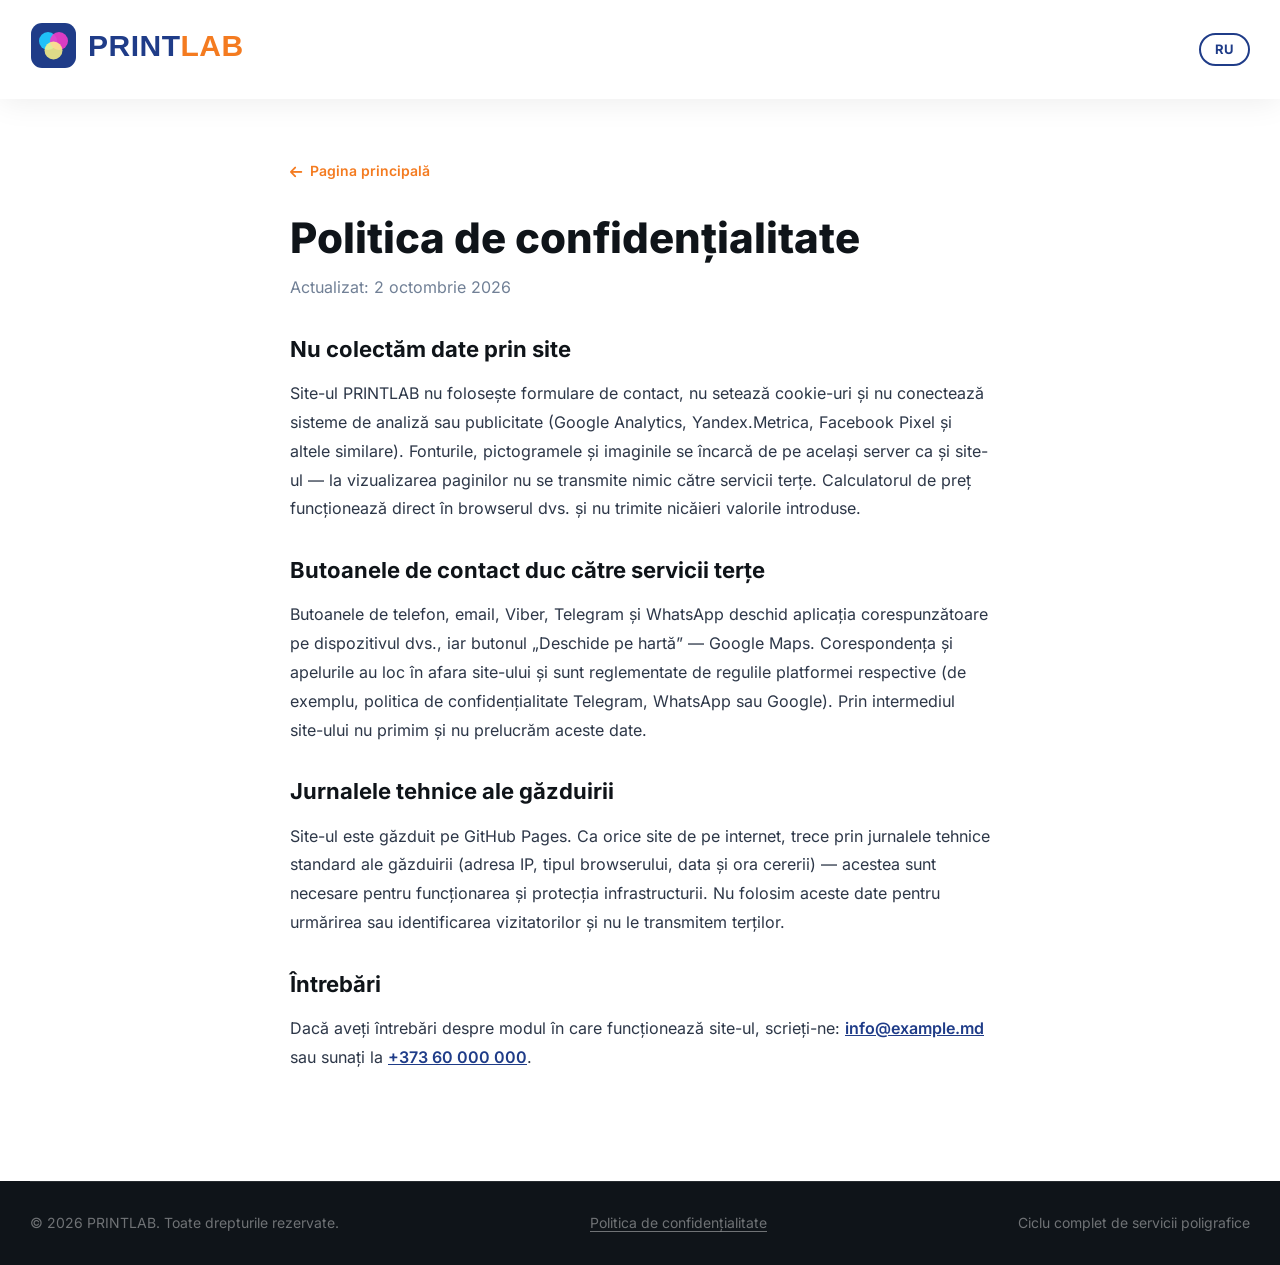
<file: privacy-ro.html>
<!DOCTYPE html>
<html lang="ro">

<head>
  <meta charset="UTF-8">
  <meta name="viewport" content="width=device-width, initial-scale=1.0">
  <!-- Демо-шаблон: не индексировать. Клиенту — удалить эту строку (см. DEMO-CHECKLIST.md) -->
  <meta name="robots" content="noindex, nofollow">
  <link rel="canonical" href="https://webonix-md.github.io/print/privacy-ro.html">
  <link rel="alternate" hreflang="ru" href="https://webonix-md.github.io/print/privacy.html">
  <link rel="alternate" hreflang="ro" href="https://webonix-md.github.io/print/privacy-ro.html">
  <meta name="description" content="Ce date colectează (și ce nu colectează) site-ul — pe scurt și sincer.">
  <title>Politica de confidențialitate — PRINTLAB</title>
  <link rel="icon" type="image/svg+xml" href="favicon.svg">
  <link rel="icon" type="image/x-icon" href="favicon.ico">
  <link rel="stylesheet" href="icons.css">
  <link rel="stylesheet" href="style.css">
</head>

<body class="privacy-body">
  <header class="privacy-header">
    <div class="privacy-header-inner">
      <a href="ro.html" class="logo">
        <img class="logo-img" src="img/logo.svg" width="274" height="51" alt="PRINTLAB — logo">
      </a>
      <a href="privacy.html" class="privacy-lang" hreflang="ru" lang="ru">RU</a>
    </div>
  </header>

  <main class="privacy">
    <a href="ro.html" class="privacy-back"><i class="fas fa-arrow-left"></i> Pagina principală</a>
    <h1>Politica de confidențialitate</h1>
    <p class="privacy-updated">Actualizat: 2 octombrie 2026</p>

    <h2>Nu colectăm date prin site</h2>
    <p>Site-ul <span data-site="brand">PRINTLAB</span> nu folosește formulare de contact, nu setează cookie-uri și nu
      conectează sisteme de analiză sau publicitate (Google Analytics, Yandex.Metrica, Facebook Pixel și altele
      similare). Fonturile, pictogramele și imaginile se încarcă de pe același server ca și site-ul — la vizualizarea
      paginilor nu se transmite nimic către servicii terțe. Calculatorul de preț funcționează direct în browserul dvs.
      și nu trimite nicăieri valorile introduse.</p>

    <h2>Butoanele de contact duc către servicii terțe</h2>
    <p>Butoanele de telefon, email, Viber, Telegram și WhatsApp deschid aplicația corespunzătoare pe dispozitivul dvs.,
      iar butonul „Deschide pe hartă” — Google Maps. Corespondența și apelurile au loc în afara site-ului și sunt
      reglementate de regulile platformei respective (de exemplu, politica de confidențialitate Telegram, WhatsApp sau
      Google). Prin intermediul site-ului nu primim și nu prelucrăm aceste date.</p>

    <h2>Jurnalele tehnice ale găzduirii</h2>
    <p>Site-ul este găzduit pe GitHub Pages. Ca orice site de pe internet, trece prin jurnalele tehnice standard ale
      găzduirii (adresa IP, tipul browserului, data și ora cererii) — acestea sunt necesare pentru funcționarea și
      protecția infrastructurii. Nu folosim aceste date pentru urmărirea sau identificarea vizitatorilor și nu le
      transmitem terților.</p>

    <h2>Întrebări</h2>
    <p>Dacă aveți întrebări despre modul în care funcționează site-ul, scrieți-ne:
      <a href="mailto:info@example.md" data-site-href="email" data-site="email">info@example.md</a> sau sunați la
      <a href="tel:+37360000000" data-site-href="phone" data-site="phone">+373 60 000 000</a>.</p>
  </main>

  <footer class="footer">
    <div class="footer-bottom">
      <p>&copy; <span data-site="year">2026</span> <span data-site="brand">PRINTLAB</span>. Toate drepturile rezervate.</p>
      <p><a href="privacy-ro.html">Politica de confidențialitate</a></p>
      <p>Ciclu complet de servicii poligrafice</p>
    </div>
  </footer>

  <script src="js/site-data.js"></script>
</body>

</html>
</file>
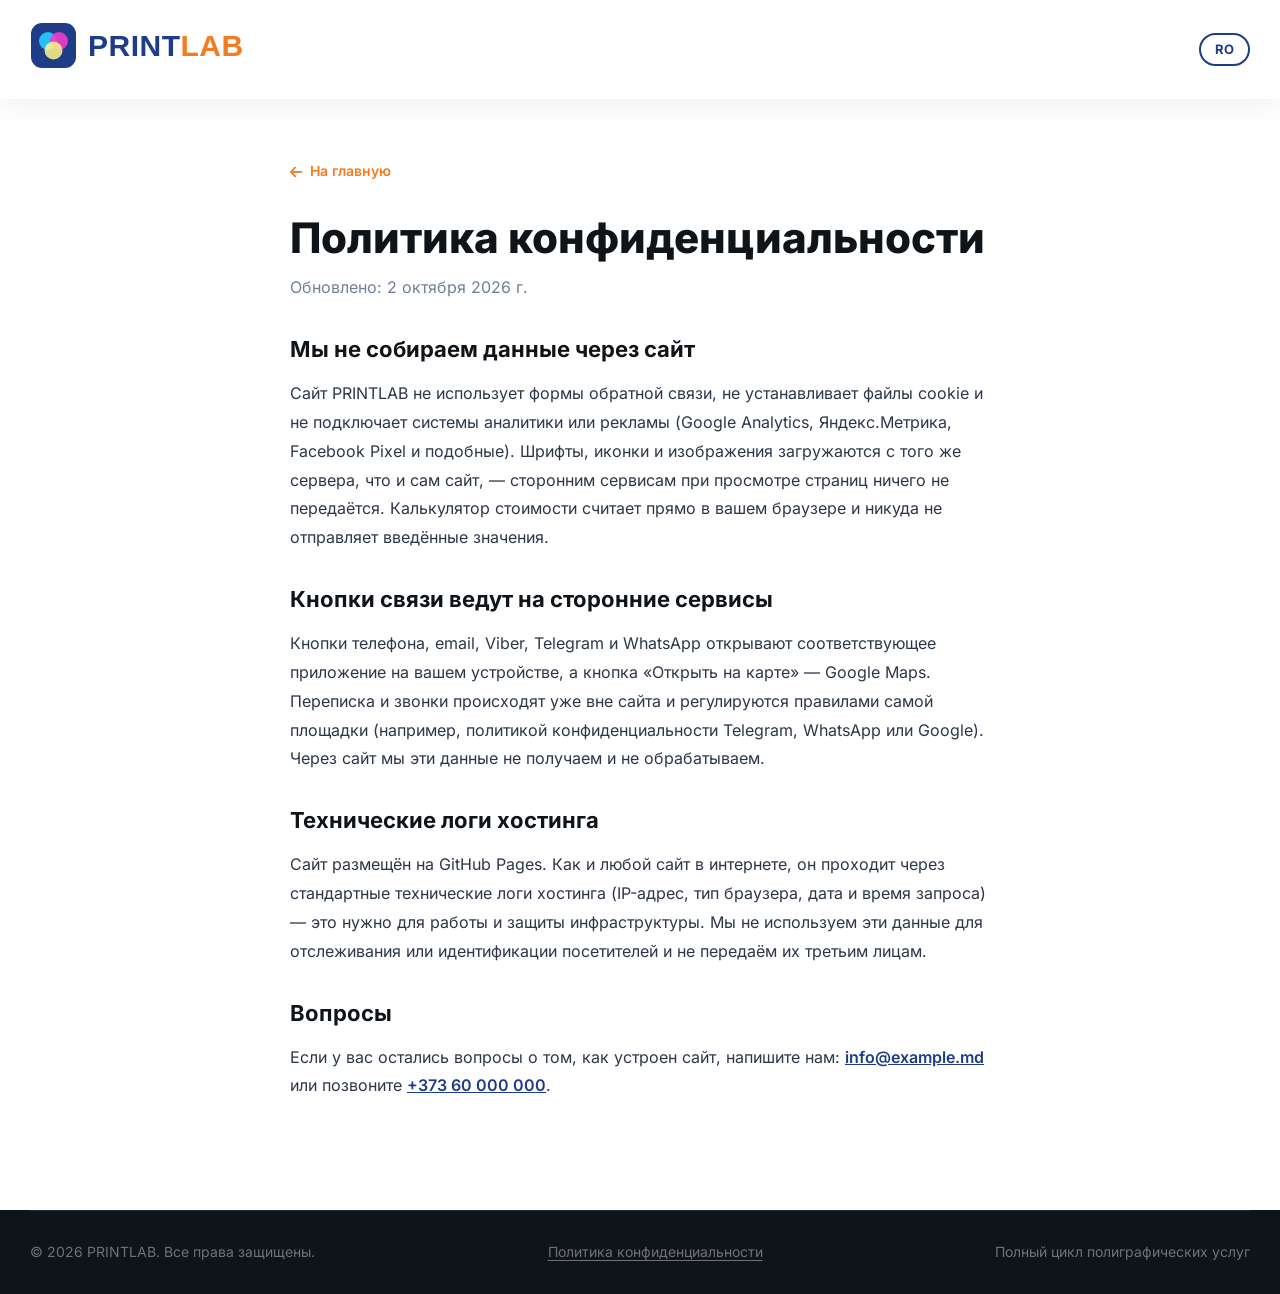
<file: privacy.html>
<!DOCTYPE html>
<html lang="ru">

<head>
  <meta charset="UTF-8">
  <meta name="viewport" content="width=device-width, initial-scale=1.0">
  <!-- Демо-шаблон: не индексировать. Клиенту — удалить эту строку (см. DEMO-CHECKLIST.md) -->
  <meta name="robots" content="noindex, nofollow">
  <link rel="canonical" href="https://webonix-md.github.io/print/privacy.html">
  <link rel="alternate" hreflang="ru" href="https://webonix-md.github.io/print/privacy.html">
  <link rel="alternate" hreflang="ro" href="https://webonix-md.github.io/print/privacy-ro.html">
  <meta name="description" content="Какие данные собирает (и не собирает) сайт — коротко и честно.">
  <title>Политика конфиденциальности — PRINTLAB</title>
  <link rel="icon" type="image/svg+xml" href="favicon.svg">
  <link rel="icon" type="image/x-icon" href="favicon.ico">
  <link rel="stylesheet" href="icons.css">
  <link rel="stylesheet" href="style.css">
</head>

<body class="privacy-body">
  <header class="privacy-header">
    <div class="privacy-header-inner">
      <a href="index.html" class="logo">
        <img class="logo-img" src="img/logo.svg" width="274" height="51" alt="PRINTLAB — логотип">
      </a>
      <a href="privacy-ro.html" class="privacy-lang" hreflang="ro" lang="ro">RO</a>
    </div>
  </header>

  <main class="privacy">
    <a href="index.html" class="privacy-back"><i class="fas fa-arrow-left"></i> На главную</a>
    <h1>Политика конфиденциальности</h1>
    <p class="privacy-updated">Обновлено: 2 октября 2026 г.</p>

    <h2>Мы не собираем данные через сайт</h2>
    <p>Сайт <span data-site="brand">PRINTLAB</span> не использует формы обратной связи, не устанавливает файлы cookie и не
      подключает системы аналитики или рекламы (Google Analytics, Яндекс.Метрика, Facebook Pixel и подобные). Шрифты,
      иконки и изображения загружаются с того же сервера, что и сам сайт, — сторонним сервисам при просмотре страниц
      ничего не передаётся. Калькулятор стоимости считает прямо в вашем браузере и никуда не отправляет введённые
      значения.</p>

    <h2>Кнопки связи ведут на сторонние сервисы</h2>
    <p>Кнопки телефона, email, Viber, Telegram и WhatsApp открывают соответствующее приложение на вашем устройстве, а
      кнопка «Открыть на карте» — Google Maps. Переписка и звонки происходят уже вне сайта и регулируются правилами
      самой площадки (например, политикой конфиденциальности Telegram, WhatsApp или Google). Через сайт мы эти данные
      не получаем и не обрабатываем.</p>

    <h2>Технические логи хостинга</h2>
    <p>Сайт размещён на GitHub Pages. Как и любой сайт в интернете, он проходит через стандартные технические логи
      хостинга (IP-адрес, тип браузера, дата и время запроса) — это нужно для работы и защиты инфраструктуры. Мы не
      используем эти данные для отслеживания или идентификации посетителей и не передаём их третьим лицам.</p>

    <h2>Вопросы</h2>
    <p>Если у вас остались вопросы о том, как устроен сайт, напишите нам:
      <a href="mailto:info@example.md" data-site-href="email" data-site="email">info@example.md</a> или позвоните
      <a href="tel:+37360000000" data-site-href="phone" data-site="phone">+373 60 000 000</a>.</p>
  </main>

  <footer class="footer">
    <div class="footer-bottom">
      <p>&copy; <span data-site="year">2026</span> <span data-site="brand">PRINTLAB</span>. Все права защищены.</p>
      <p><a href="privacy.html">Политика конфиденциальности</a></p>
      <p>Полный цикл полиграфических услуг</p>
    </div>
  </footer>

  <script src="js/site-data.js"></script>
</body>

</html>
</file>
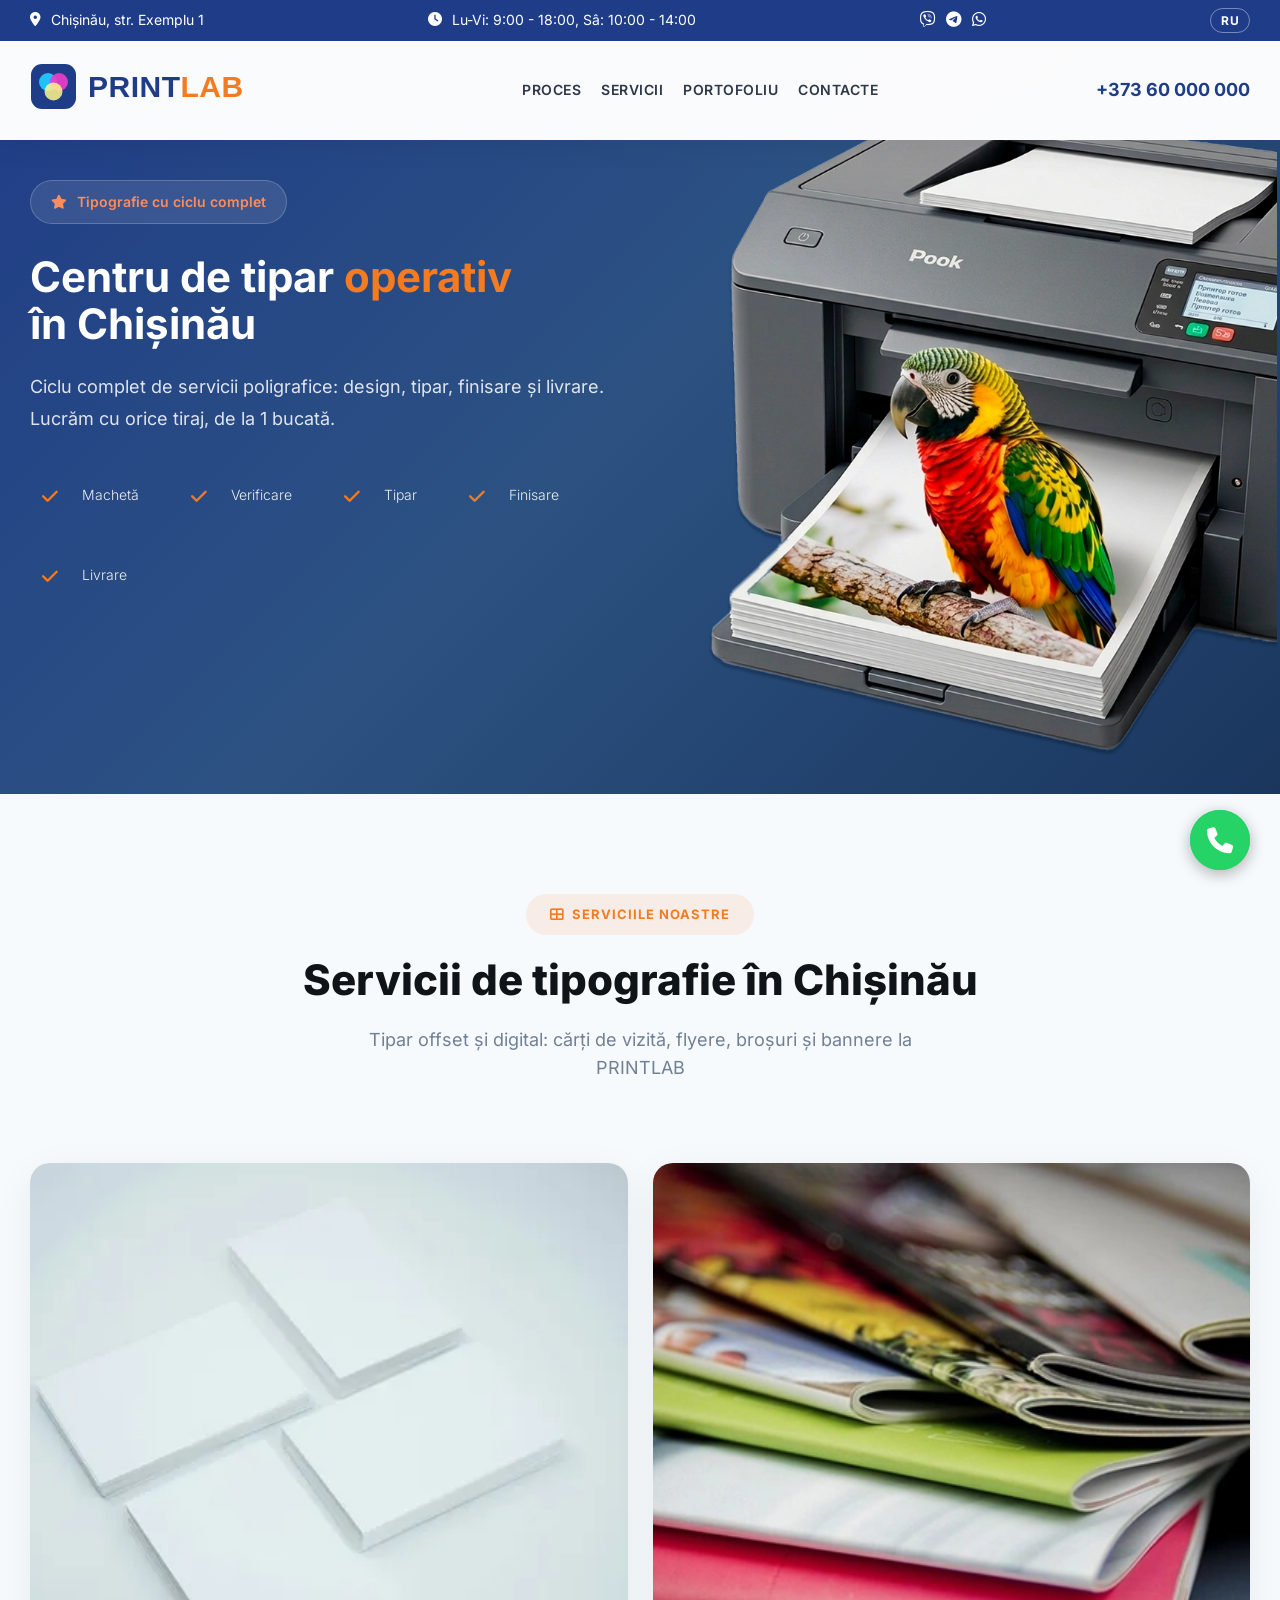
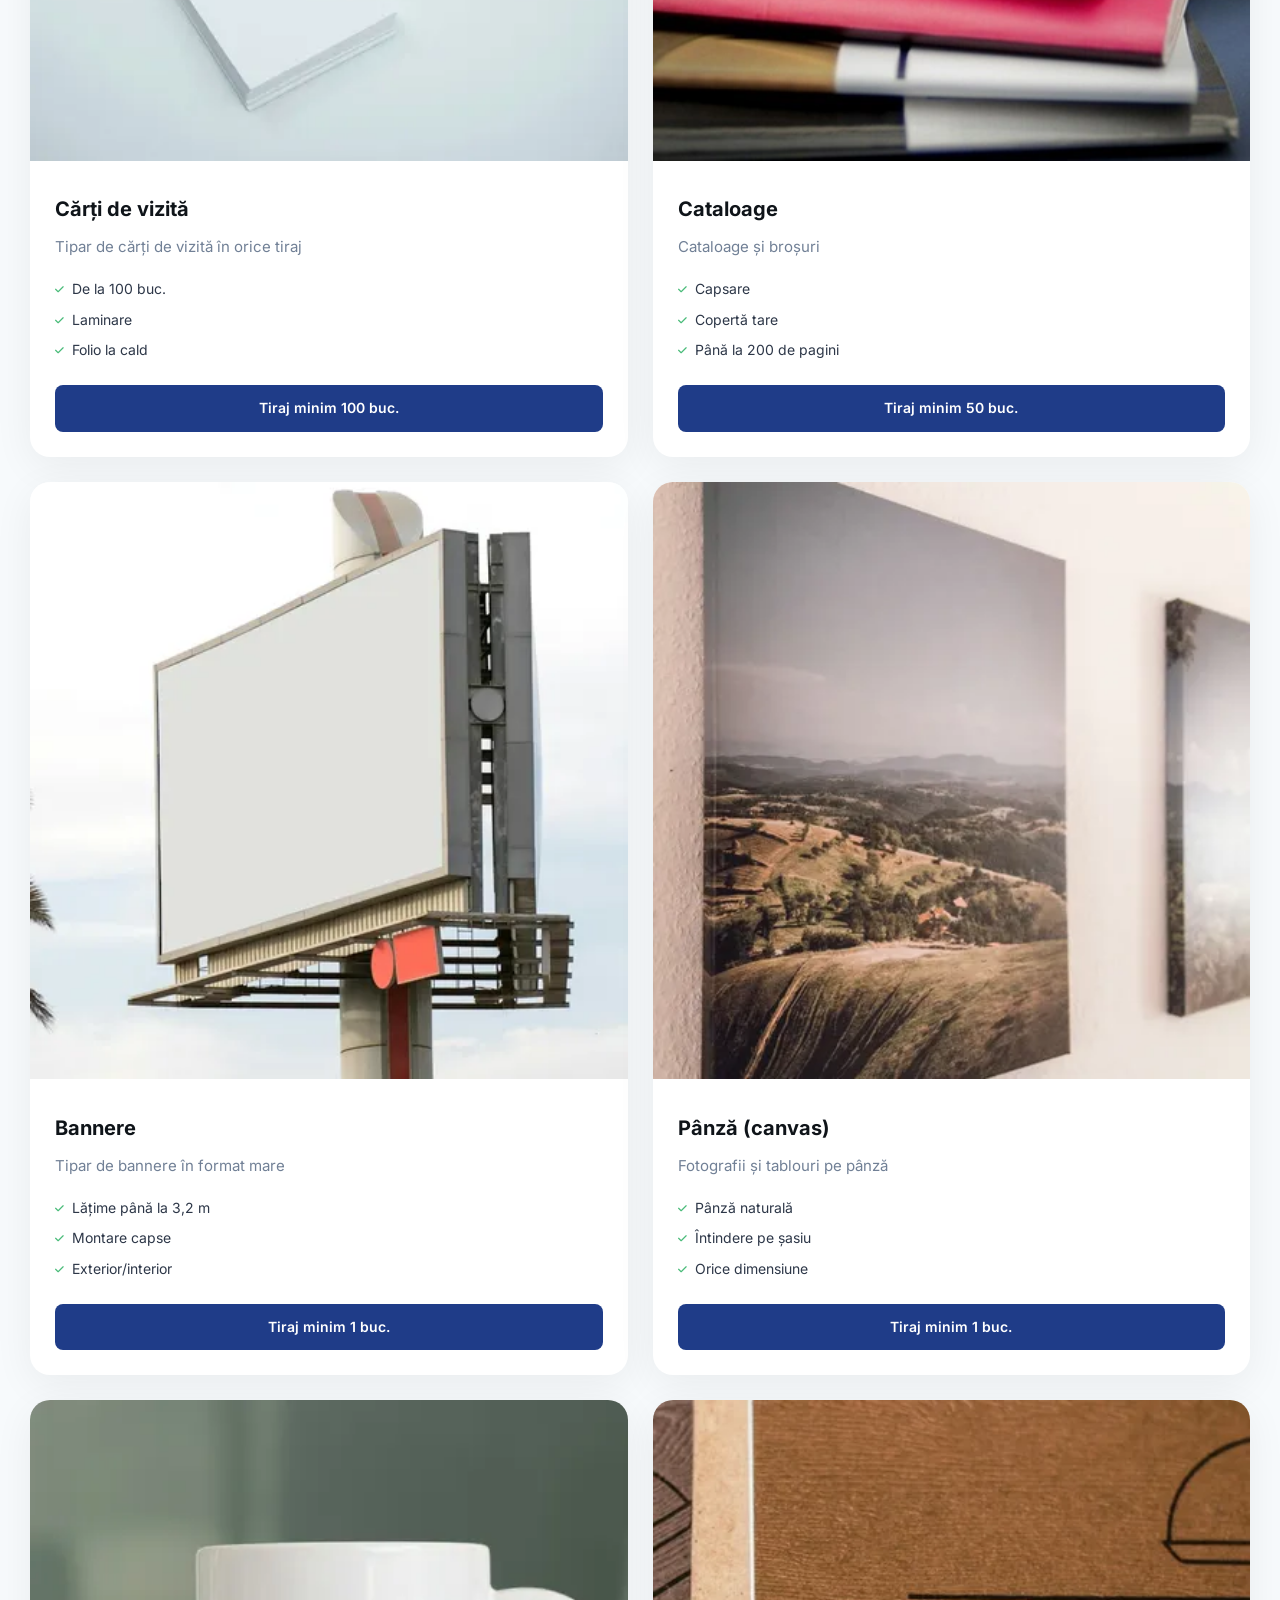
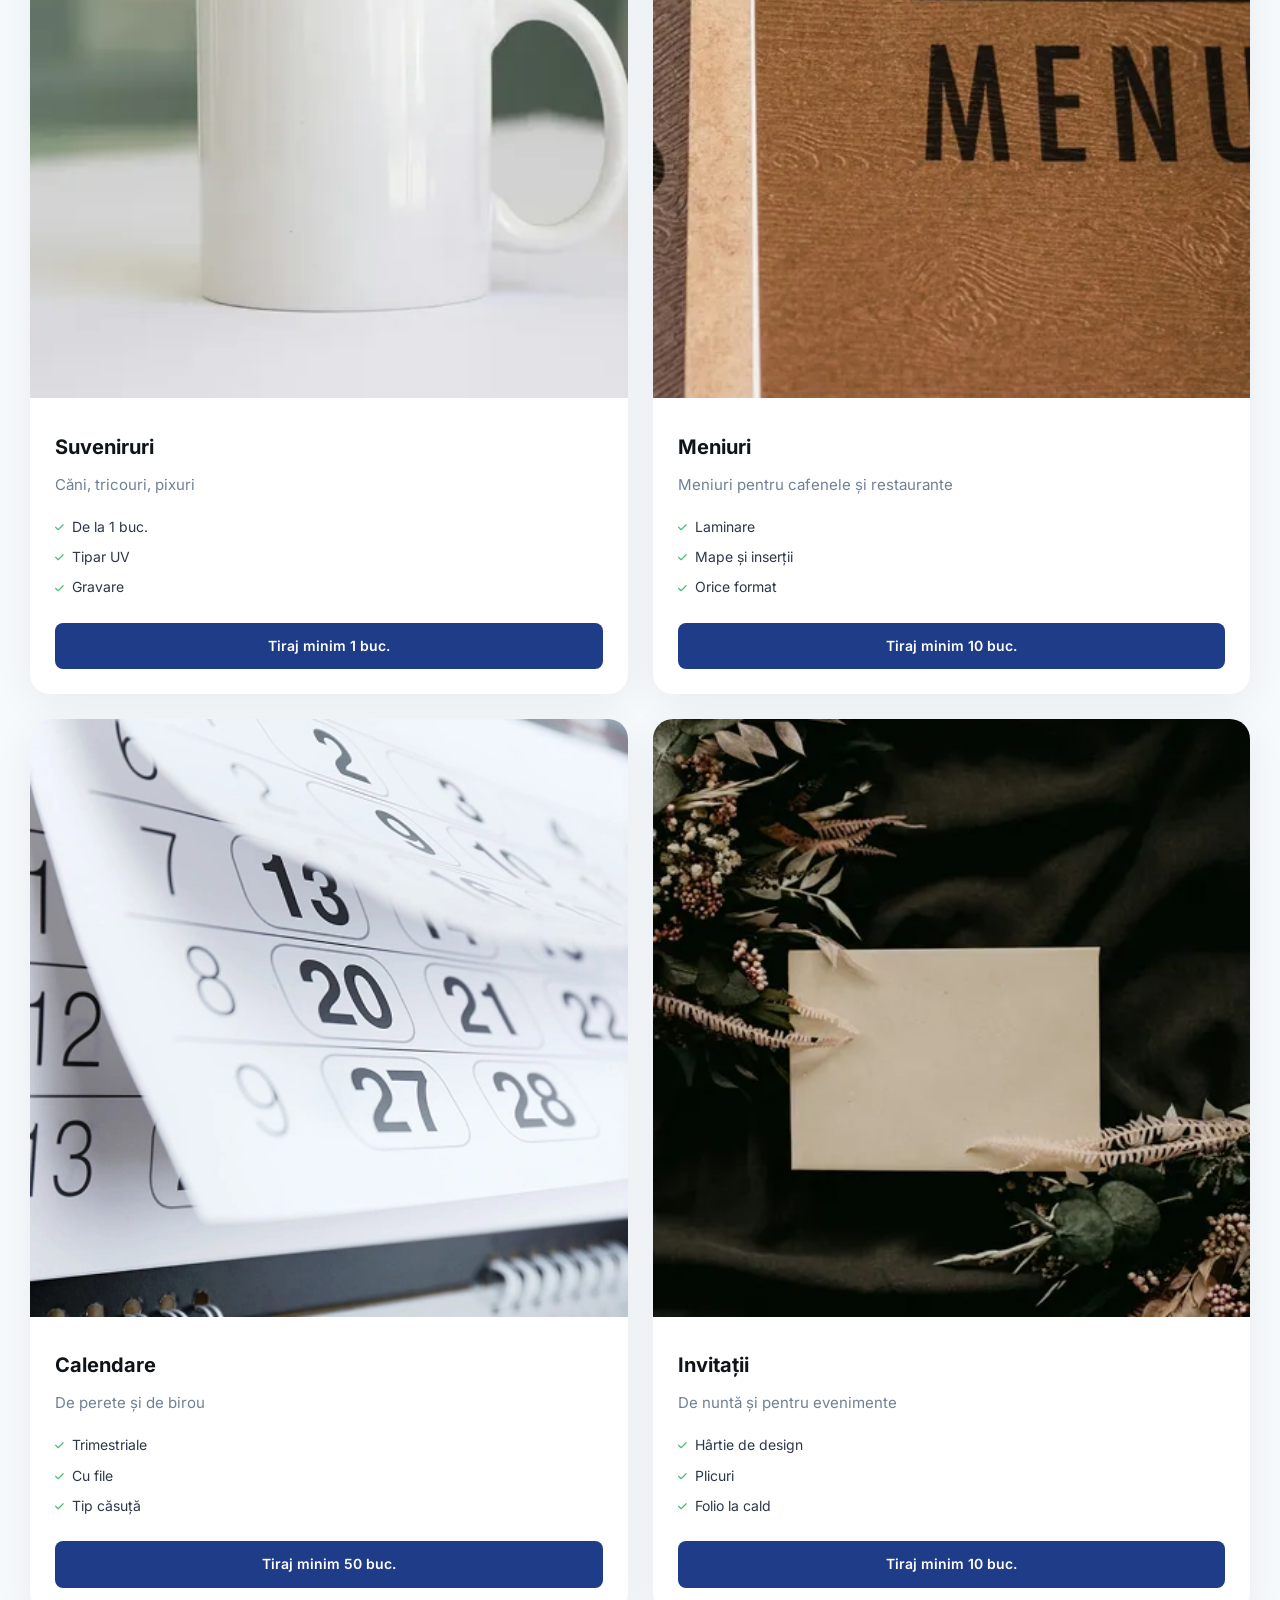
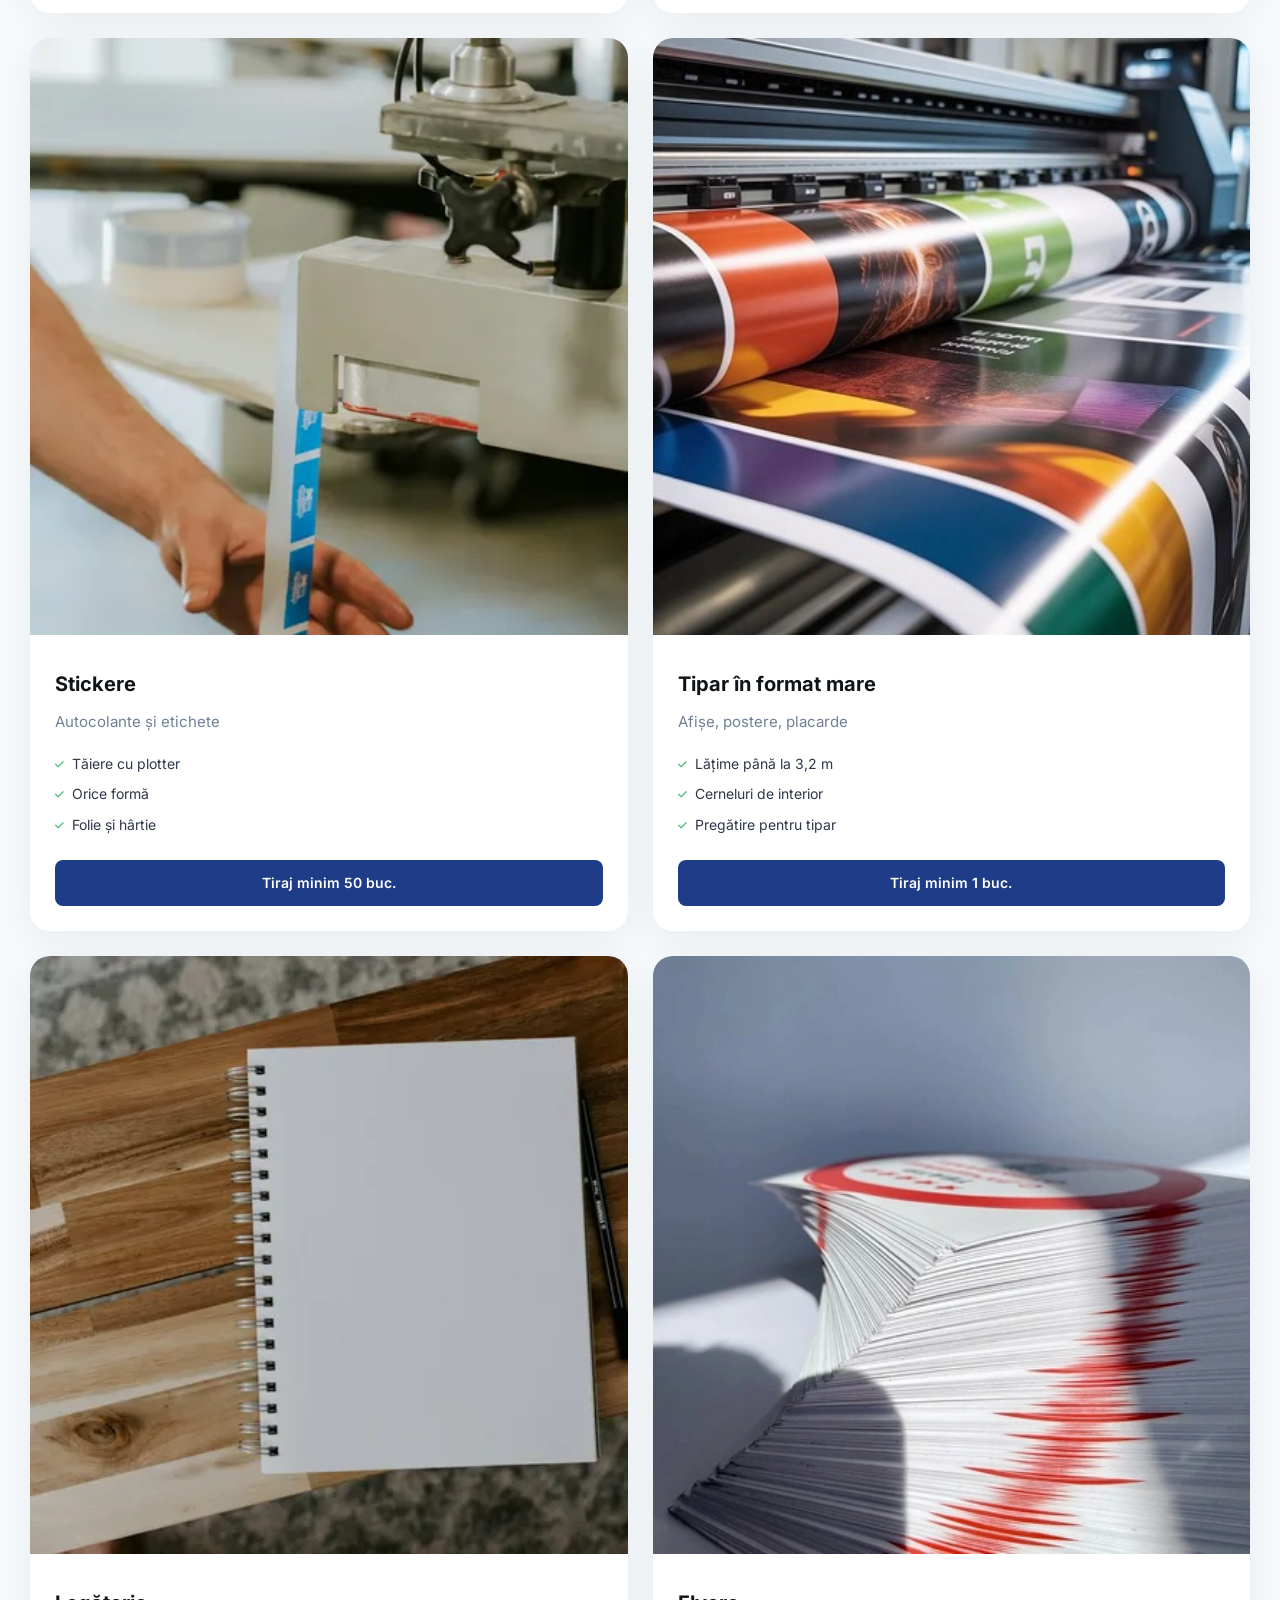
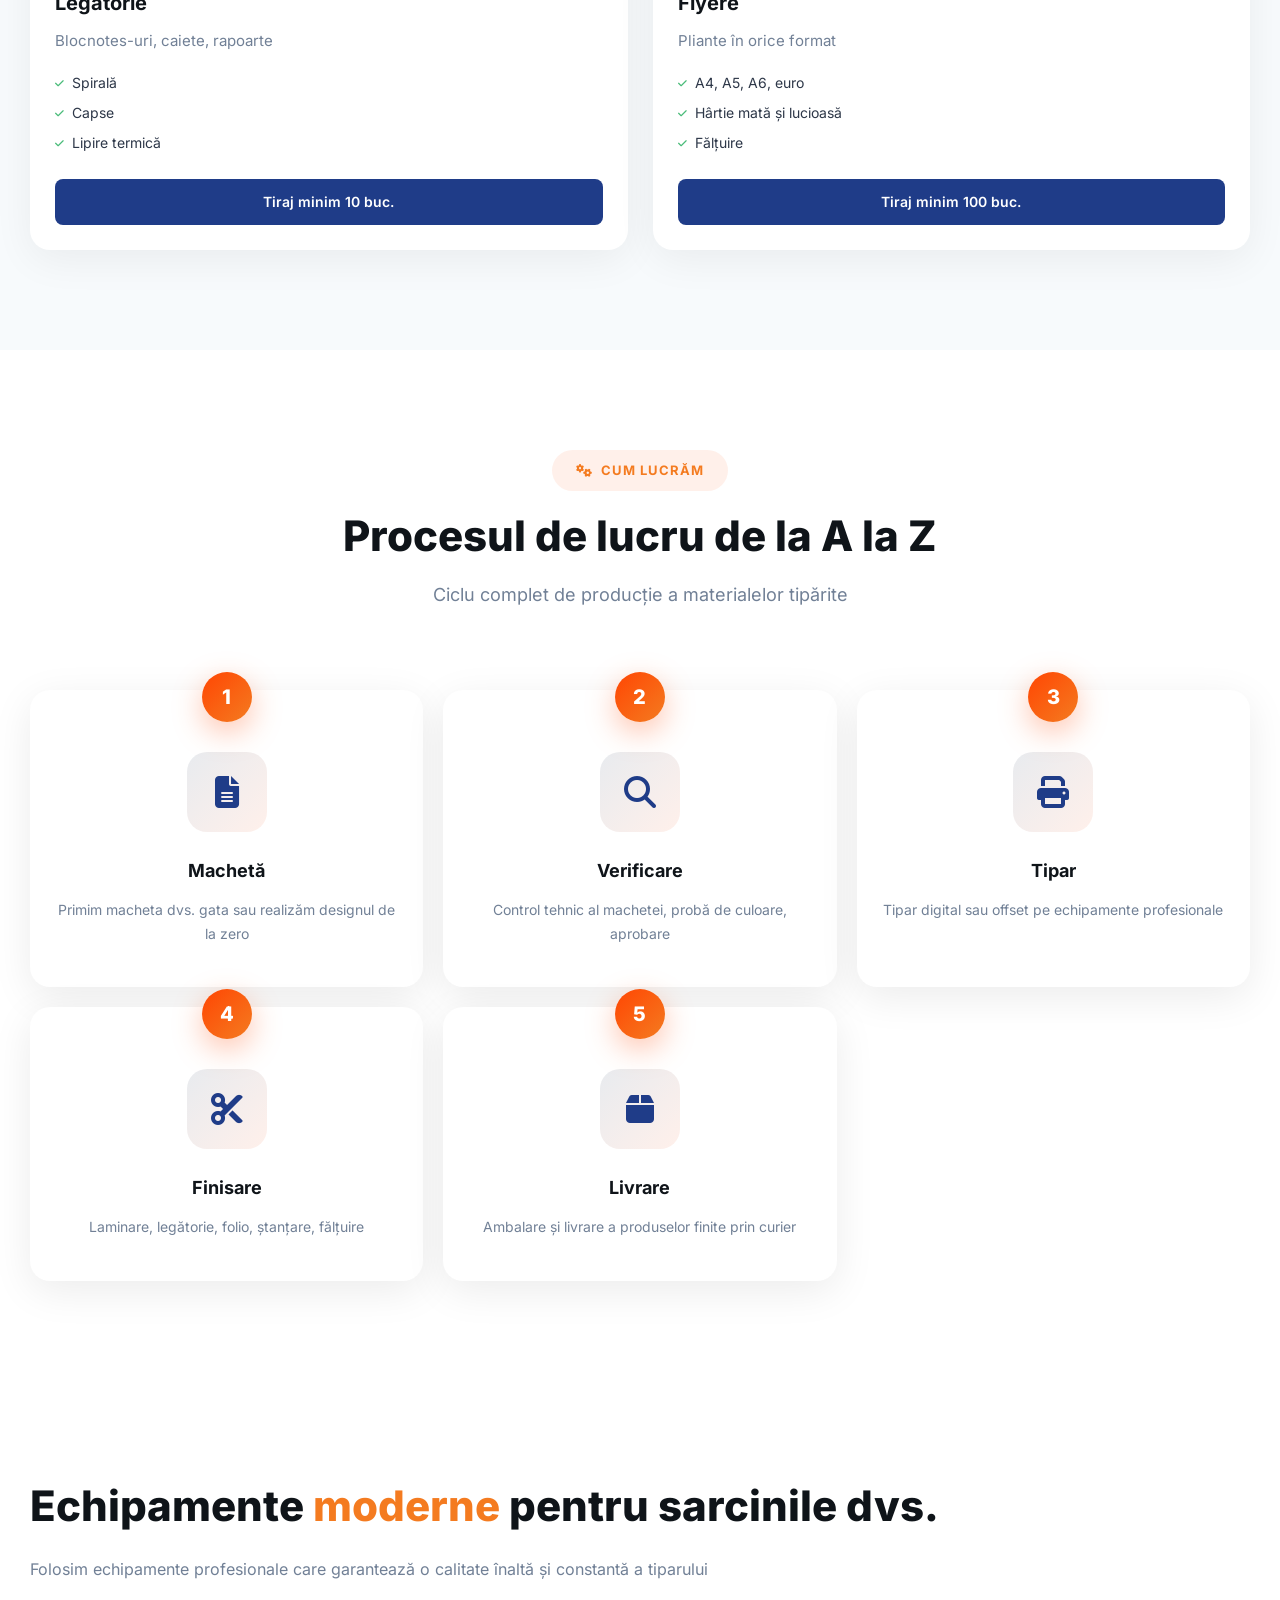
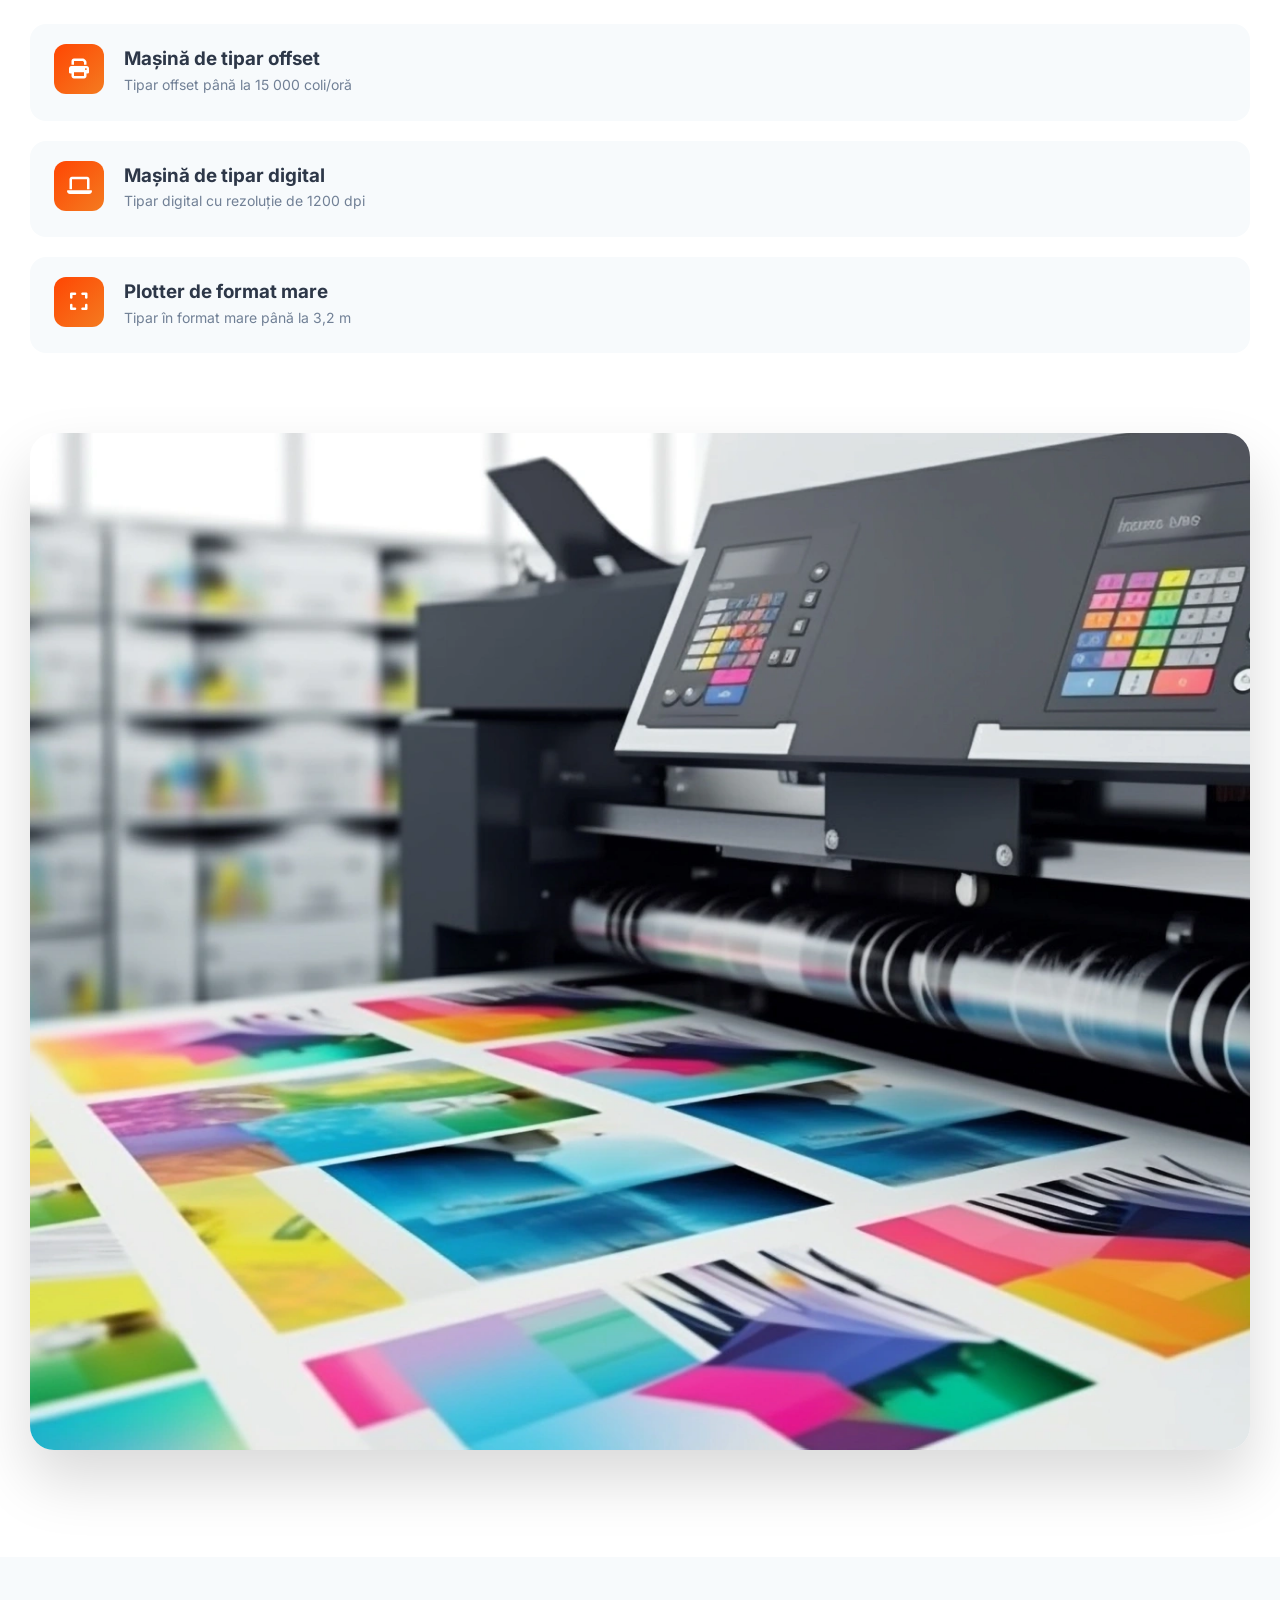
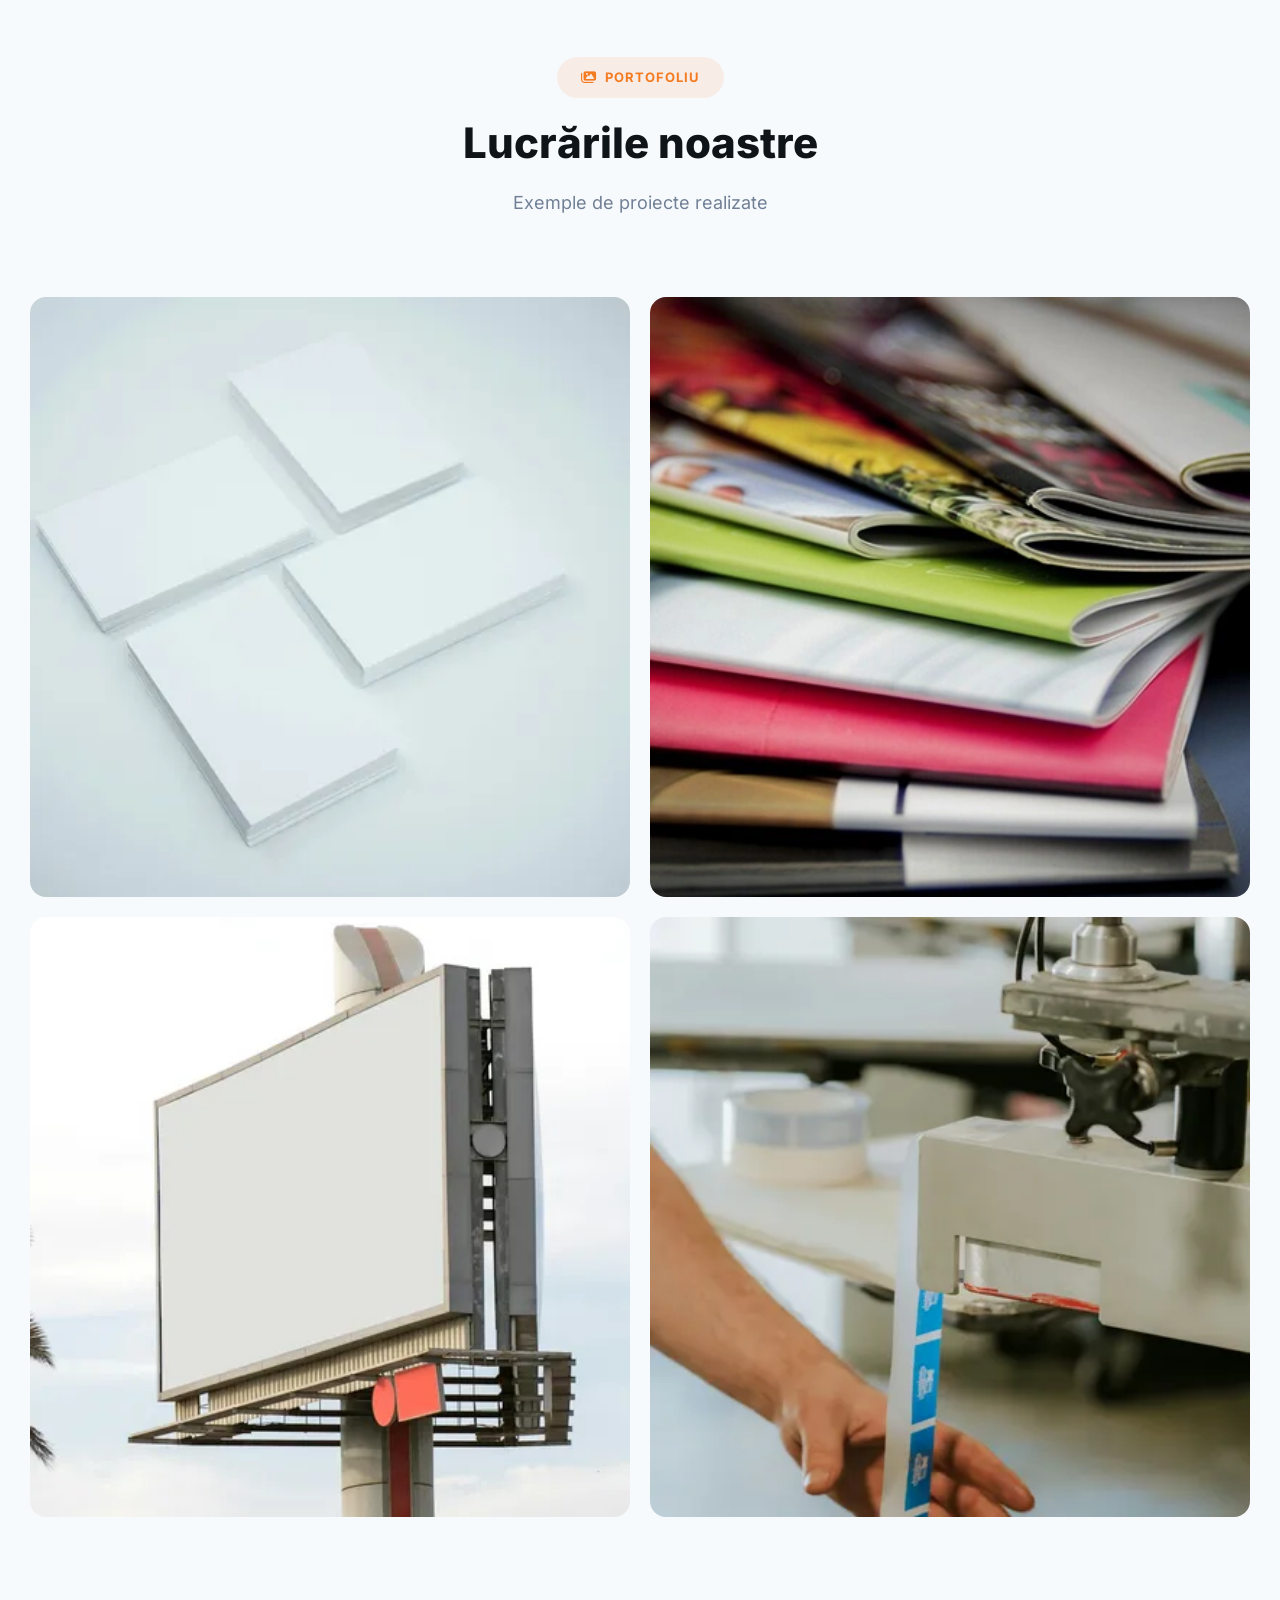
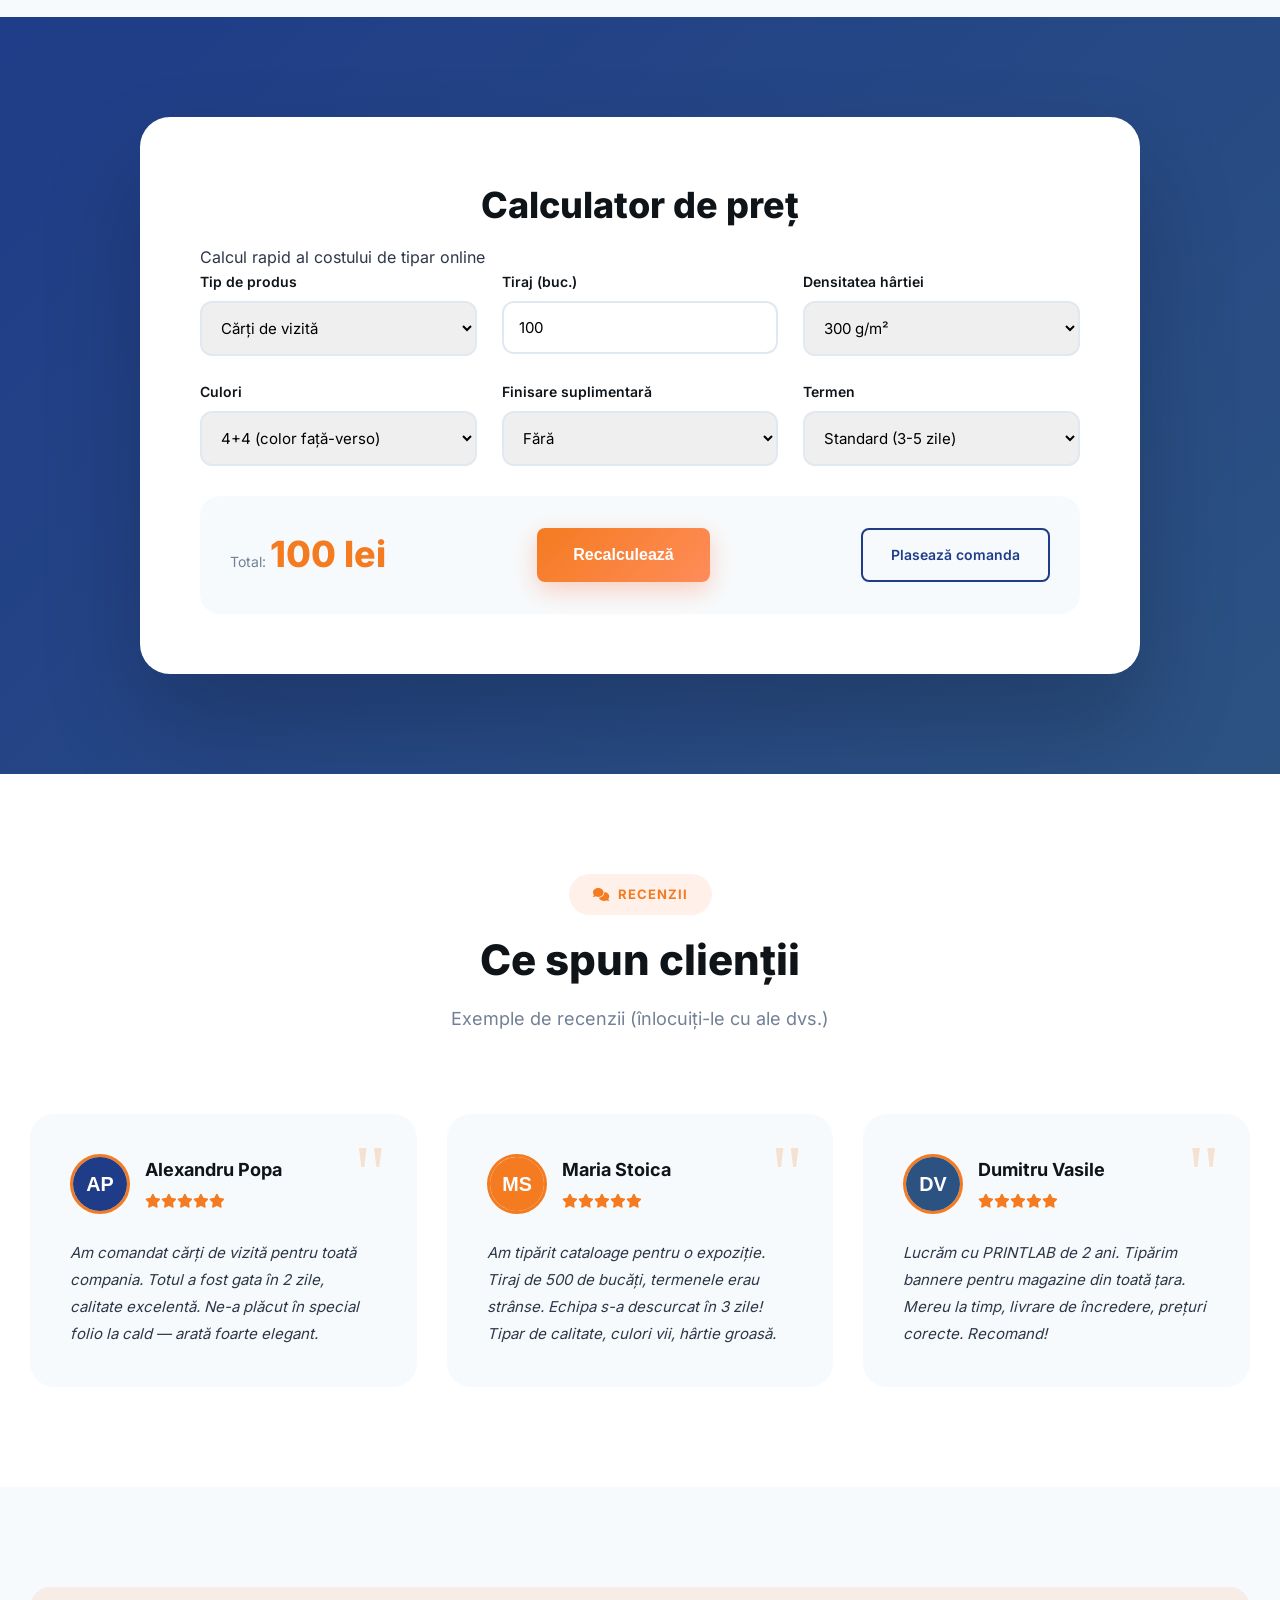
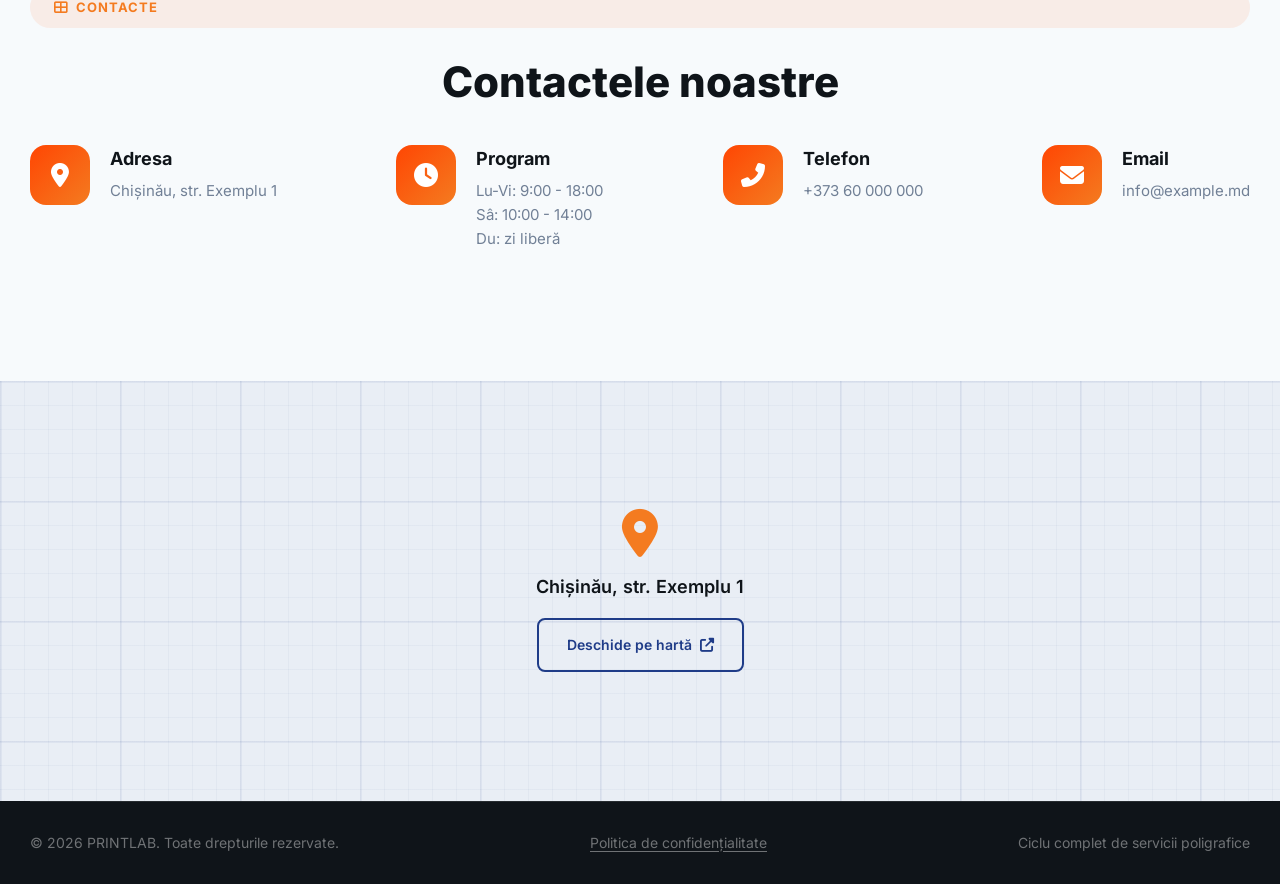
<file: ro.html>
<!DOCTYPE html>
<html lang="ro">

<head>
  <meta charset="UTF-8">
  <meta name="viewport" content="width=device-width, initial-scale=1.0">
  <!-- Демо-шаблон: не индексировать. Клиенту — удалить эту строку (см. DEMO-CHECKLIST.md) -->
  <meta name="robots" content="noindex, nofollow">
  <link rel="canonical" href="https://webonix-md.github.io/print/ro.html">
  <link rel="alternate" hreflang="ru" href="https://webonix-md.github.io/print/">
  <link rel="alternate" hreflang="ro" href="https://webonix-md.github.io/print/ro.html">
  <meta name="description" content="PRINTLAB — tipografie cu ciclu complet în Chișinău: tipar offset și digital, cărți de vizită, flyere, cataloage, bannere. Comenzi planificate și urgente.">
  <meta property="og:title" content="PRINTLAB — tipografie în Chișinău: tipar offset și digital">
  <meta property="og:type" content="website">
  <meta property="og:url" content="https://webonix-md.github.io/print/ro.html">
  <meta property="og:image" content="https://webonix-md.github.io/print/img/og-cover.jpg">
  <meta property="og:description" content="Tipografie cu ciclu complet în Chișinău: tipar offset și digital, comenzi planificate și urgente.">
  <title>Tipografie în Chișinău. Tipar offset și digital — PRINTLAB</title>
  <link rel="icon" type="image/svg+xml" href="favicon.svg">
  <link rel="icon" type="image/x-icon" href="favicon.ico">
  <link rel="preload" href="fonts/inter-latin-ext.woff2" as="font" type="font/woff2" crossorigin>
  <link rel="stylesheet" href="icons.css">
  <link rel="stylesheet" href="style.css">
</head>

<body>
  <header class="header" id="header">
    <div class="header-top">
      <div class="header-top-container">
        <div class="address">
          <i class="fas fa-map-marker-alt"></i>
          <span data-site="address">Chișinău, str. Exemplu 1</span>
        </div>
        <div class="schedule">
          <i class="fas fa-clock"></i>
          <span data-site="hoursShort">Lu-Vi: 9:00 - 18:00, Sâ: 10:00 - 14:00</span>
        </div>
        <div class="header-top-right">
          <a href="viber://chat?number=%2B37360000000" data-site-href="viber" aria-label="Viber"><i class="fab fa-viber"></i></a>
          <a href="https://t.me/" data-site-href="telegram" target="_blank" rel="noopener" aria-label="Telegram"><i class="fab fa-telegram"></i></a>
          <a href="https://wa.me/37360000000" data-site-href="whatsapp" target="_blank" rel="noopener" aria-label="WhatsApp"><i class="fab fa-whatsapp"></i></a>
        </div>
        <a href="index.html" class="lang-switch" hreflang="ru" lang="ru" aria-label="Версия на русском языке">RU</a>
      </div>
    </div>
    <div class="header-main">
      <a href="#" class="logo">
        <img class="logo-img" src="img/logo.svg" width="274" height="51" alt="PRINTLAB — logo">
      </a>
      <nav class="nav">
        <a href="#process">Proces</a>
        <a href="#services">Servicii</a>
        <a href="#portfolio">Portofoliu</a>
        <a href="#contact">Contacte</a>
      </nav>
      <div class="header-actions">
        <div class="phone-block">
          <a href="tel:+37360000000" data-site-href="phone" data-site="phone" class="phone-number">+373 60 000 000</a>
        </div>
      </div>
      <div class="burger" id="burger"><span></span><span></span><span></span></div>
    </div>
  </header>
  <div class="mobile-menu" id="mobileMenu">
    <a href="#process">Procesul de lucru</a>
    <a href="#services">Servicii</a>
    <a href="#portfolio">Portofoliu</a>
    <a href="#contact">Contacte</a>
    <a href="tel:+37360000000" data-site-href="phone" data-site="phone" class="phone-number-mob">+373 60 000 000</a>
    <a href="index.html" hreflang="ru" lang="ru">Русский</a>
    <div class="header-top-right-mob">
      <a href="viber://chat?number=%2B37360000000" data-site-href="viber" aria-label="Viber"><i class="fab fab-mob fa-viber"></i></a>
      <a href="https://t.me/" data-site-href="telegram" target="_blank" rel="noopener" aria-label="Telegram"><i class="fab fab-mob fa-telegram"></i></a>
      <a href="https://wa.me/37360000000" data-site-href="whatsapp" target="_blank" rel="noopener" aria-label="WhatsApp"><i class="fab fab-mob fa-whatsapp"></i></a>
    </div>
  </div>
  <section class="hero">
    <div class="hero-container">
      <div class="hero-content">
        <div class="hero-badge"><i class="fas fa-star"></i> Tipografie cu ciclu complet</div>
        <h1>
          Centru de tipar <span>operativ</span><br>
          în Chișinău
        </h1>
        <p class="hero-description">Ciclu complet de servicii poligrafice: design, tipar, finisare și livrare. Lucrăm
          cu orice tiraj, de la 1 bucată.</p>
        <div class="hero-features">
          <div class="hero-feature"><i class="fas fa-check"></i>Machetă</div>
          <div class="hero-feature"><i class="fas fa-check"></i>Verificare</div>
          <div class="hero-feature"><i class="fas fa-check"></i>Tipar</div>
          <div class="hero-feature"><i class="fas fa-check"></i>Finisare</div>
          <div class="hero-feature"><i class="fas fa-check"></i>Livrare</div>
        </div>
      </div>
      <img class="hero-img" src="img/1.webp" alt="Poligrafie" height="700">
    </div>
  </section>
  <section class="services" id="services">
    <div class="section-header">
      <span class="section-tag"><i class="fas fa-th-large"></i> Serviciile noastre</span>
      <h2 class="section-title">Servicii de tipografie în Chișinău</h2>
      <p class="section-subtitle">Tipar offset și digital: cărți de vizită, flyere, broșuri și bannere la <br><span data-site="brand">PRINTLAB</span></p>
    </div>
    <div class="services-grid">
      <div class="service-card">
        <img class="service-img" src="img/cards.webp" width="331" height="331" loading="lazy" alt="Cărți de vizită">
        <img class="service-img-mob" src="img/cards-m.webp" width="331" height="180" loading="lazy" alt="Cărți de vizită">
        <div class="service-content">
          <h3>Cărți de vizită</h3>
          <p>Tipar de cărți de vizită în orice tiraj</p>
          <ul class="service-features">
            <li><i class="fas fa-check"></i> De la 100 buc.</li>
            <li><i class="fas fa-check"></i> Laminare</li>
            <li><i class="fas fa-check"></i> Folio la cald</li>
          </ul>
          <div class="service-btn">Tiraj minim 100 buc.</div>
        </div>
      </div>
      <div class="service-card">
        <img class="service-img" src="img/21.webp" width="331" height="331" loading="lazy" alt="Cataloage">
        <img class="service-img-mob" src="img/26.webp" width="331" height="180" loading="lazy" alt="Cataloage">
        <div class="service-content">
          <h3>Cataloage</h3>
          <p>Cataloage și broșuri</p>
          <ul class="service-features">
            <li><i class="fas fa-check"></i> Capsare</li>
            <li><i class="fas fa-check"></i> Copertă tare</li>
            <li><i class="fas fa-check"></i> Până la 200 de pagini</li>
          </ul>
          <div class="service-btn">Tiraj minim 50 buc.</div>
        </div>
      </div>
      <div class="service-card">
        <img class="service-img" src="img/banner.webp" width="331" height="331" loading="lazy" alt="Bannere">
        <img class="service-img-mob" src="img/banner-m.webp" width="331" height="180" loading="lazy" alt="Bannere">
        <div class="service-content">
          <h3>Bannere</h3>
          <p>Tipar de bannere în format mare</p>
          <ul class="service-features">
            <li><i class="fas fa-check"></i> Lățime până la 3,2 m</li>
            <li><i class="fas fa-check"></i> Montare capse</li>
            <li><i class="fas fa-check"></i> Exterior/interior</li>
          </ul>
          <div class="service-btn">Tiraj minim 1 buc.</div>
        </div>
      </div>
      <div class="service-card">
        <img class="service-img" src="img/canvas.webp" width="331" height="331" loading="lazy" alt="Tablouri pe pânză">
        <img class="service-img-mob" src="img/canvas-m.webp" width="331" height="180" loading="lazy" alt="Tablouri pe pânză">
        <div class="service-content">
          <h3>Pânză (canvas)</h3>
          <p>Fotografii și tablouri pe pânză</p>
          <ul class="service-features">
            <li><i class="fas fa-check"></i> Pânză naturală</li>
            <li><i class="fas fa-check"></i> Întindere pe șasiu</li>
            <li><i class="fas fa-check"></i> Orice dimensiune</li>
          </ul>
          <div class="service-btn">Tiraj minim 1 buc.</div>
        </div>
      </div>
      <div class="service-card">
        <img class="service-img" src="img/mug.webp" width="331" height="331" loading="lazy" alt="Suveniruri">
        <img class="service-img-mob" src="img/mug-m.webp" width="331" height="180" loading="lazy" alt="Suveniruri">
        <div class="service-content">
          <h3>Suveniruri</h3>
          <p>Căni, tricouri, pixuri</p>
          <ul class="service-features">
            <li><i class="fas fa-check"></i> De la 1 buc.</li>
            <li><i class="fas fa-check"></i> Tipar UV</li>
            <li><i class="fas fa-check"></i> Gravare</li>
          </ul>
          <div class="service-btn">Tiraj minim 1 buc.</div>
        </div>
      </div>
      <div class="service-card">
        <img class="service-img" src="img/menu.webp" width="331" height="331" loading="lazy" alt="Meniuri">
        <img class="service-img-mob" src="img/menu-m.webp" width="331" height="180" loading="lazy" alt="Meniuri">
        <div class="service-content">
          <h3>Meniuri</h3>
          <p>Meniuri pentru cafenele și restaurante</p>
          <ul class="service-features">
            <li><i class="fas fa-check"></i> Laminare</li>
            <li><i class="fas fa-check"></i> Mape și inserții</li>
            <li><i class="fas fa-check"></i> Orice format</li>
          </ul>
          <div class="service-btn">Tiraj minim 10 buc.</div>
        </div>
      </div>
      <div class="service-card">
        <img class="service-img" src="img/12.webp" width="331" height="331" loading="lazy" alt="Calendare">
        <img class="service-img-mob" src="img/30.webp" width="331" height="180" loading="lazy" alt="Calendare">
        <div class="service-content">
          <h3>Calendare</h3>
          <p>De perete și de birou</p>
          <ul class="service-features">
            <li><i class="fas fa-check"></i> Trimestriale</li>
            <li><i class="fas fa-check"></i> Cu file</li>
            <li><i class="fas fa-check"></i> Tip căsuță</li>
          </ul>
          <div class="service-btn">Tiraj minim 50 buc.</div>
        </div>
      </div>
      <div class="service-card">
        <img class="service-img" src="img/invite.webp" width="331" height="331" loading="lazy" alt="Invitații">
        <img class="service-img-mob" src="img/invite-m.webp" width="331" height="180" loading="lazy" alt="Invitații">
        <div class="service-content">
          <h3>Invitații</h3>
          <p>De nuntă și pentru evenimente</p>
          <ul class="service-features">
            <li><i class="fas fa-check"></i> Hârtie de design</li>
            <li><i class="fas fa-check"></i> Plicuri</li>
            <li><i class="fas fa-check"></i> Folio la cald</li>
          </ul>
          <div class="service-btn">Tiraj minim 10 buc.</div>
        </div>
      </div>
      <div class="service-card">
        <img class="service-img" src="img/stickers.webp" width="331" height="331" loading="lazy" alt="Stickere">
        <img class="service-img-mob" src="img/stickers-m.webp" width="331" height="180" loading="lazy" alt="Stickere">
        <div class="service-content">
          <h3>Stickere</h3>
          <p>Autocolante și etichete</p>
          <ul class="service-features">
            <li><i class="fas fa-check"></i> Tăiere cu plotter</li>
            <li><i class="fas fa-check"></i> Orice formă</li>
            <li><i class="fas fa-check"></i> Folie și hârtie</li>
          </ul>
          <div class="service-btn">Tiraj minim 50 buc.</div>
        </div>
      </div>
      <div class="service-card">
        <img class="service-img" src="img/38.webp" width="331" height="331" loading="lazy" alt="Plotter">
        <img class="service-img-mob" src="img/37.webp" width="331" height="180" loading="lazy" alt="Plotter">
        <div class="service-content">
          <h3>Tipar în format mare</h3>
          <p>Afișe, postere, placarde</p>
          <ul class="service-features">
            <li><i class="fas fa-check"></i> Lățime până la 3,2 m</li>
            <li><i class="fas fa-check"></i> Cerneluri de interior</li>
            <li><i class="fas fa-check"></i> Pregătire pentru tipar</li>
          </ul>
          <div class="service-btn">Tiraj minim 1 buc.</div>
        </div>
      </div>
      <div class="service-card">
        <img class="service-img" src="img/notebook.webp" width="331" height="331" loading="lazy" alt="Blocnotes-uri">
        <img class="service-img-mob" src="img/notebook-m.webp" width="331" height="180" loading="lazy" alt="Blocnotes-uri">
        <div class="service-content">
          <h3>Legătorie</h3>
          <p>Blocnotes-uri, caiete, rapoarte</p>
          <ul class="service-features">
            <li><i class="fas fa-check"></i> Spirală</li>
            <li><i class="fas fa-check"></i> Capse</li>
            <li><i class="fas fa-check"></i> Lipire termică</li>
          </ul>
          <div class="service-btn">Tiraj minim 10 buc.</div>
        </div>
      </div>
      <div class="service-card">
        <img class="service-img" src="img/44.webp" width="331" height="331" loading="lazy" alt="Flyere">
        <img class="service-img-mob" src="img/45.webp" width="331" height="180" loading="lazy" alt="Flyere">
        <div class="service-content">
          <h3>Flyere</h3>
          <p>Pliante în orice format</p>
          <ul class="service-features">
            <li><i class="fas fa-check"></i> A4, A5, A6, euro</li>
            <li><i class="fas fa-check"></i> Hârtie mată și lucioasă</li>
            <li><i class="fas fa-check"></i> Fălțuire</li>
          </ul>
          <div class="service-btn">Tiraj minim 100 buc.</div>
        </div>
      </div>
    </div>
  </section>
  <section class="process" id="process">
    <div class="section-header">
      <span class="section-tag"><i class="fas fa-cogs"></i> Cum lucrăm</span>
      <h2 class="section-title">Procesul de lucru de la A la Z</h2>
      <p class="section-subtitle">Ciclu complet de producție a materialelor tipărite</p>
    </div>
    <div class="process-grid">
      <div class="process-card">
        <div class="process-number">1</div>
        <div class="process-icon"><i class="fas fa-file-alt"></i></div>
        <h3>Machetă</h3>
        <p>Primim macheta dvs. gata sau realizăm designul de la zero</p>
      </div>
      <div class="process-card">
        <div class="process-number">2</div>
        <div class="process-icon"><i class="fas fa-search"></i></div>
        <h3>Verificare</h3>
        <p>Control tehnic al machetei, probă de culoare, aprobare</p>
      </div>
      <div class="process-card">
        <div class="process-number">3</div>
        <div class="process-icon"><i class="fas fa-print"></i></div>
        <h3>Tipar</h3>
        <p>Tipar digital sau offset pe echipamente profesionale</p>
      </div>
      <div class="process-card">
        <div class="process-number">4</div>
        <div class="process-icon"><i class="fas fa-cut"></i></div>
        <h3>Finisare</h3>
        <p>Laminare, legătorie, folio, ștanțare, fălțuire</p>
      </div>
      <div class="process-card">
        <div class="process-number">5</div>
        <div class="process-icon"><i class="fas fa-box"></i></div>
        <h3>Livrare</h3>
        <p>Ambalare și livrare a produselor finite prin curier</p>
      </div>
    </div>
  </section>
  <section class="equipment" id="equipment">
    <div class="equipment-container">
      <div class="equipment-content">
        <h2>Echipamente <span>moderne</span> pentru sarcinile dvs.</h2>
        <p>Folosim echipamente profesionale care garantează o calitate înaltă și constantă a tiparului</p>
        <div class="equipment-list">
          <div class="equipment-item">
            <div class="equipment-icon"><i class="fas fa-print"></i></div>
            <div class="equipment-info">
              <h3>Mașină de tipar offset</h3>
              <p>Tipar offset până la 15 000 coli/oră</p>
            </div>
          </div>
          <div class="equipment-item">
            <div class="equipment-icon"><i class="fas fa-laptop"></i></div>
            <div class="equipment-info">
              <h3>Mașină de tipar digital</h3>
              <p>Tipar digital cu rezoluție de 1200 dpi</p>
            </div>
          </div>
          <div class="equipment-item">
            <div class="equipment-icon"><i class="fas fa-expand"></i></div>
            <div class="equipment-info">
              <h3>Plotter de format mare</h3>
              <p>Tipar în format mare până la 3,2 m</p>
            </div>
          </div>
        </div>
      </div>
      <div class="equipment-image">
        <img src="img/5.webp" loading="lazy" alt="Echipamente">
      </div>
    </div>
  </section>
  <section class="portfolio" id="portfolio">
    <div class="section-header">
      <span class="section-tag"><i class="fas fa-images"></i> Portofoliu</span>
      <h2 class="section-title">Lucrările noastre</h2>
      <p class="section-subtitle">Exemple de proiecte realizate</p>
    </div>
    <div class="portfolio-grid">
      <div class="portfolio-item">
        <img class="service-img" src="img/cards.webp" width="331" height="331" loading="lazy" alt="Cărți de vizită">
        <img class="service-img-mob" src="img/cards-m.webp" width="331" height="180" loading="lazy" alt="Cărți de vizită">
        <div class="portfolio-overlay">
          <h3>Cărți de vizită premium</h3>
          <p>Folio la cald</p>
        </div>
      </div>
      <div class="portfolio-item">
        <img class="service-img" src="img/21.webp" width="331" height="331" loading="lazy" alt="Catalog">
        <img class="service-img-mob" src="img/26.webp" width="331" height="180" loading="lazy" alt="Catalog">
        <div class="portfolio-overlay">
          <h3>Catalog de produse</h3>
          <p>Copertă tare</p>
        </div>
      </div>
      <div class="portfolio-item">
        <img class="service-img" src="img/banner.webp" width="331" height="331" loading="lazy" alt="Banner">
        <img class="service-img-mob" src="img/banner-m.webp" width="331" height="180" loading="lazy" alt="Banner">
        <div class="portfolio-overlay">
          <h3>Bannere</h3>
          <p>Tipar în format mare</p>
        </div>
      </div>
      <div class="portfolio-item">
        <img class="service-img" src="img/stickers.webp" width="331" height="331" loading="lazy" alt="Stickere">
        <img class="service-img-mob" src="img/stickers-m.webp" width="331" height="180" loading="lazy" alt="Stickere">
        <div class="portfolio-overlay">
          <h3>Stickere</h3>
          <p>Tăiere cu plotter</p>
        </div>
      </div>
    </div>
  </section>
  <section class="calculator" id="calculator">
    <div class="calculator-container">
      <h2>Calculator de preț</h2>
      <p>Calcul rapid al costului de tipar online</p>
      <form class="calc-form" onsubmit="event.preventDefault(); calculatePrice();">
        <div class="calc-group">
          <label>Tip de produs</label>
          <select id="productType">
            <option value="vizitki">Cărți de vizită</option>
            <option value="listovki">Pliante A4</option>
            <option value="katalogi">Cataloage</option>
            <option value="bannery">Bannere</option>
          </select>
        </div>
        <div class="calc-group">
          <label>Tiraj (buc.)</label>
          <input type="number" id="tirazh" value="100" min="1">
        </div>
        <div class="calc-group">
          <label>Densitatea hârtiei</label>
          <select id="paper">
            <option value="300">300 g/m²</option>
            <option value="350">350 g/m²</option>
            <option value="400">400 g/m²</option>
          </select>
        </div>
        <div class="calc-group">
          <label>Culori</label>
          <select id="color">
            <option value="4+4">4+4 (color față-verso)</option>
            <option value="4+0">4+0 (o singură față)</option>
            <option value="1+1">1+1 (alb-negru)</option>
          </select>
        </div>
        <div class="calc-group">
          <label>Finisare suplimentară</label>
          <select id="dop">
            <option value="0">Fără</option>
            <option value="lam">Laminare</option>
            <option value="tis">Folio la cald</option>
            <option value="vyru">Ștanțare</option>
          </select>
        </div>
        <div class="calc-group">
          <label>Termen</label>
          <select id="srochnost">
            <option value="standart">Standard (3-5 zile)</option>
            <option value="express">Express (1-2 zile) +30%</option>
          </select>
        </div>
      </form>
      <div class="calc-result">
        <div class="calc-price">Total: <span id="totalPrice">0 lei</span></div>
        <button class="btn btn-primary btn-large" onclick="calculatePrice()">Recalculează</button>
        <a href="#contact" class="btn btn-outline">Plasează comanda</a>
      </div>
    </div>
  </section>
  <section class="testimonials" id="testimonials">
    <div class="section-header">
      <span class="section-tag"><i class="fas fa-comments"></i> Recenzii</span>
      <h2 class="section-title">Ce spun clienții</h2>
      <p class="section-subtitle">Exemple de recenzii (înlocuiți-le cu ale dvs.)</p>
    </div>
    <div class="testimonials-grid">
      <div class="testimonial-card">
        <div class="testimonial-header">
          <img src="img/avatar-ap-ro.svg" loading="lazy" alt="" class="testimonial-avatar">
          <div class="testimonial-info">
            <h3>Alexandru Popa</h3>
            <div class="testimonial-stars">
              <i class="fas fa-star"></i><i class="fas fa-star"></i><i class="fas fa-star"></i><i
                class="fas fa-star"></i><i class="fas fa-star"></i>
            </div>
          </div>
        </div>
        <p class="testimonial-text">Am comandat cărți de vizită pentru toată compania. Totul a fost gata în 2 zile,
          calitate excelentă. Ne-a plăcut în special folio la cald — arată foarte elegant.</p>
      </div>
      <div class="testimonial-card">
        <div class="testimonial-header">
          <img src="img/avatar-ms-ro.svg" loading="lazy" alt="" class="testimonial-avatar">
          <div class="testimonial-info">
            <h3>Maria Stoica</h3>
            <div class="testimonial-stars">
              <i class="fas fa-star"></i><i class="fas fa-star"></i><i class="fas fa-star"></i><i
                class="fas fa-star"></i><i class="fas fa-star"></i>
            </div>
          </div>
        </div>
        <p class="testimonial-text">Am tipărit cataloage pentru o expoziție. Tiraj de 500 de bucăți, termenele erau
          strânse. Echipa s-a descurcat în 3 zile! Tipar de calitate, culori vii, hârtie groasă.</p>
      </div>
      <div class="testimonial-card">
        <div class="testimonial-header">
          <img src="img/avatar-dv-ro.svg" loading="lazy" alt="" class="testimonial-avatar">
          <div class="testimonial-info">
            <h3>Dumitru Vasile</h3>
            <div class="testimonial-stars">
              <i class="fas fa-star"></i><i class="fas fa-star"></i><i class="fas fa-star"></i><i
                class="fas fa-star"></i><i class="fas fa-star"></i>
            </div>
          </div>
        </div>
        <p class="testimonial-text">Lucrăm cu <span data-site="brand">PRINTLAB</span> de 2 ani. Tipărim bannere pentru
          magazine din toată țara. Mereu la timp, livrare de încredere, prețuri corecte. Recomand!</p>
      </div>
    </div>
  </section>
  <section class="contact" id="contact">
    <div class="contact-container">
      <span class="section-tag contact-tag"><i class="fas fa-th-large"></i> Contacte</span>
      <h2>Contactele noastre</h2>
      <div class="contact-info">
        <div class="contact-item">
          <div class="contact-icon"><i class="fas fa-map-marker-alt"></i></div>
          <div class="contact-details">
            <h3>Adresa</h3>
            <p data-site="address">Chișinău, str. Exemplu 1</p>
          </div>
        </div>
        <div class="contact-item">
          <div class="contact-icon"><i class="fas fa-clock"></i></div>
          <div class="contact-details">
            <h3>Program</h3>
            <p data-site="hours">Lu-Vi: 9:00 - 18:00<br>Sâ: 10:00 - 14:00<br>Du: zi liberă</p>
          </div>
        </div>
        <div class="contact-item">
          <div class="contact-icon"><i class="fas fa-phone-alt"></i></div>
          <div class="contact-details">
            <h3>Telefon</h3>
            <p><a class="contact-link" href="tel:+37360000000" data-site-href="phone" data-site="phone">+373 60 000 000</a></p>
          </div>
        </div>
        <div class="contact-item">
          <div class="contact-icon"><i class="fas fa-envelope"></i></div>
          <div class="contact-details">
            <h3>Email</h3>
            <p><a class="contact-link" href="mailto:info@example.md" data-site-href="email" data-site="email">info@example.md</a></p>
          </div>
        </div>
      </div>
    </div>
  </section>
  <section class="map-section">
    <h2 class="visually-hidden">Hartă</h2>
    <div class="map-placeholder">
      <i class="fas fa-map-marker-alt"></i>
      <p class="map-address" data-site="address">Chișinău, str. Exemplu 1</p>
      <a class="btn btn-outline" href="https://www.google.com/maps/search/?api=1&amp;query=Chi%C8%99in%C4%83u" data-site-href="map" target="_blank" rel="noopener">Deschide pe hartă <i class="fas fa-external-link-alt"></i></a>
    </div>
  </section>
  <footer class="footer">
    <div class="footer-bottom">
      <p>&copy; <span data-site="year">2026</span> <span data-site="brand">PRINTLAB</span>. Toate drepturile rezervate.</p>
      <p><a href="privacy-ro.html">Politica de confidențialitate</a></p>
      <p>Ciclu complet de servicii poligrafice</p>
    </div>
  </footer>
  <a href="tel:+37360000000" data-site-href="phone" class="floating-phone" aria-label="Sunați">
    <i class="fas fa-phone"></i>
    <span class="pulse-ring"></span>
  </a>

  <script src="js/site-data.js"></script>
  <script src="js/main.js"></script>
</body>

</html>
</file>
<file: style.css>
/* Inter (variable 300–900), cyrillic — локально, без Google Fonts */
@font-face {
  font-family: 'Inter';
  font-style: normal;
  font-weight: 300 900;
  font-display: swap;
  src: url('fonts/inter-cyrillic.woff2') format('woff2');
  unicode-range: U+0301, U+0400-045F, U+0490-0491, U+04B0-04B1, U+2116;
}

/* Inter (variable 300–900), latin-ext — локально, без Google Fonts */
@font-face {
  font-family: 'Inter';
  font-style: normal;
  font-weight: 300 900;
  font-display: swap;
  src: url('fonts/inter-latin-ext.woff2') format('woff2');
  unicode-range: U+0100-02BA, U+02BD-02C5, U+02C7-02CC, U+02CE-02D7, U+02DD-02FF, U+0304, U+0308, U+0329, U+1D00-1DBF, U+1E00-1E9F, U+1EF2-1EFF, U+2020, U+20A0-20AB, U+20AD-20C0, U+2113, U+2C60-2C7F, U+A720-A7FF;
}

/* Inter (variable 300–900), latin — локально, без Google Fonts */
@font-face {
  font-family: 'Inter';
  font-style: normal;
  font-weight: 300 900;
  font-display: swap;
  src: url('fonts/inter-latin.woff2') format('woff2');
  unicode-range: U+0000-00FF, U+0131, U+0152-0153, U+02BB-02BC, U+02C6, U+02DA, U+02DC, U+0304, U+0308, U+0329, U+2000-206F, U+20AC, U+2122, U+2191, U+2193, U+2212, U+2215, U+FEFF, U+FFFD;
}
* {
  margin: 0;
  padding: 0;
  box-sizing: border-box;
}

:root {
  --primary: #1F3C88;
  --primary-light: #2c5282;
  --accent: #F47B20;
  --accent-light: #ff8c5a;
  --dark: #0f1419;
  --text: #2d3748;
  --text-light: #718096;
  --bg: #f7fafc;
  --white: #ffffff;
  --success: #48bb78;
}

html {
  scroll-behavior: smooth;
}

body {
  font-family: 'Inter', sans-serif;
  color: var(--text);
  line-height: 1.6;
  background: var(--bg);
}

.visually-hidden {
  position: absolute;
  overflow: hidden;
  margin: -1px;
  border: 0;
  padding: 0;
  width: 1px;
  height: 1px;
  clip: rect(0 0 0 0);
}

/* Header */
.header {
  position: fixed;
  top: 0;
  left: 0;
  right: 0;
  background: rgba(255, 255, 255, 0.98);
  backdrop-filter: blur(20px);
  box-shadow: 0 2px 30px rgba(0, 0, 0, 0.08);
  z-index: 1000;
}

.header-top {
  background: var(--primary);
  color: white;
  padding: 8px 0;
  font-size: 14px;
}

.header-top-container {
  max-width: 1460px;
  margin: 0 auto;
  padding: 0 30px;
  display: flex;
  justify-content: space-between;
  align-items: center;
  gap: 70px;
}

.header-top-left {
  display: flex;
  gap: 30px;
}

.header-top-left span {
  display: flex;
  align-items: center;
  gap: 8px;
}

.header-main {
  max-width: 1460px;
  margin: 0 auto;
  padding: 20px 30px;
  display: flex;
  justify-content: space-between;
  align-items: center;
}

.header-top-right {
  display: flex;
  gap: 10px;
}

.fab {
  color: var(--white);
  font-size: 16px;
}

.schedule,
.address {
  display: flex;
  column-gap: 10px;
  align-items: start;
}

.schedule i,
.address i {
  padding-top: 3px;
}

.logo-img {
  width: 100%;
}

.nav {
  display: flex;
  gap: 35px;
}

.nav a {
  text-decoration: none;
  color: var(--text);
  font-weight: 600;
  font-size: 14px;
  transition: all 0.3s;
  position: relative;
  text-transform: uppercase;
  letter-spacing: 0.5px;
}

.nav a:hover {
  color: var(--accent);
}

.nav a::after {
  content: '';
  position: absolute;
  bottom: -5px;
  left: 0;
  width: 0;
  height: 2px;
  background: var(--accent);
  transition: width 0.3s;
}

.nav a:hover::after {
  width: 100%;
}

.header-actions {
  display: flex;
  align-items: center;
  gap: 20px;
}

.phone-block {
  text-align: right;
}

.phone-number {
  font-size: 18px;
  font-weight: 700;
  color: var(--primary);
  text-decoration: none;
  display: block;
}

.phone-number:hover {
  color: var(--accent);
}

@media (max-width: 550px) {
  .phone-number {
    display: none;
  }
}

.phone-label {
  font-size: 11px;
  color: var(--text-light);
}

.btn {
  padding: 14px 28px;
  border-radius: 8px;
  font-weight: 600;
  font-size: 14px;
  cursor: pointer;
  transition: all 0.3s;
  border: none;
  text-decoration: none;
  display: inline-flex;
  align-items: center;
  gap: 8px;
}

.btn-primary {
  background: linear-gradient(135deg, var(--accent), var(--accent-light));
  color: var(--white);
  box-shadow: 0 8px 25px rgba(255, 107, 53, 0.3);
}

.btn-primary:hover {
  transform: translateY(-2px);
  box-shadow: 0 12px 35px rgba(255, 107, 53, 0.4);
}

.btn-outline {
  background: transparent;
  color: var(--primary);
  border: 2px solid var(--primary);
}

.btn-outline:hover {
  background: var(--primary);
  color: var(--white);
}

.btn-large {
  padding: 18px 36px;
  font-size: 16px;
}

.burger {
  display: none;
  flex-direction: column;
  gap: 6px;
  cursor: pointer;
}

.burger span {
  width: 28px;
  height: 3px;
  background: var(--primary);
  border-radius: 3px;
  transition: all 0.3s;
}

.mobile-menu {
  position: fixed;
  top: 135px;
  left: 0;
  right: 0;
  background: var(--white);
  padding: 30px;
  padding-top: 60px;
  box-shadow: 0 20px 50px rgba(0, 0, 0, 0.1);
  transform: translateY(-150%);
  opacity: 0;
  visibility: hidden;
  transition: all 0.4s ease;
  z-index: 999;
}

.mobile-menu.active {
  transform: translateY(0);
  opacity: 1;
  visibility: visible;
}

.mobile-menu a {
  display: block;
  padding: 15px 0;
  border-bottom: 1px solid #eee;
  text-decoration: none;
  color: var(--text);
  font-weight: 600;
  text-align: center;
}

/* Hero */
.hero {
  background: linear-gradient(135deg, var(--primary) 0%, var(--primary-light) 50%, #1a365d 100%);
  padding: 180px 30px 100px;
  position: relative;
  overflow: hidden;
}

.hero-img {
  position: absolute;
  top: 136px;
  right: 0;
}

.hero-container {
  max-width: 1400px;
  margin: 0 auto;
  z-index: 1;
}

.hero-content {
  max-width: 600px;

}

.hero-badge {
  display: inline-flex;
  align-items: center;
  gap: 10px;
  background: rgba(255, 255, 255, 0.1);
  backdrop-filter: blur(10px);
  padding: 10px 20px;
  border-radius: 50px;
  color: var(--accent-light);
  font-size: 14px;
  font-weight: 600;
  margin-bottom: 30px;
  border: 1px solid rgba(255, 255, 255, 0.2);
}

.hero h1 {
  font-size: 56px;
  font-weight: 700;
  color: var(--white);
  line-height: 1.1;
  margin-bottom: 24px;
}

.hero h1 span {
  color: var(--accent);
  position: relative;
}

.hero-description {
  font-size: 18px;
  color: rgba(255, 255, 255, 0.85);
  margin-bottom: 40px;
  line-height: 1.8;
}

.hero-features {
  display: flex;
  gap: 40px;
  flex-wrap: wrap;
}

.hero-feature {
  display: flex;
  align-items: center;
  gap: 12px;
  color: rgba(255, 255, 255, 0.9);
  font-size: 14px;
  font-weight: 300;
}

.hero-feature i {
  width: 40px;
  height: 40px;
  border-radius: 10px;
  display: flex;
  align-items: center;
  justify-content: center;
  color: var(--accent);
  font-size: 18px;
}

.hero-buttons {
  display: flex;
  gap: 20px;
  flex-wrap: wrap;
}

.hero-image {
  position: relative;
}

.hero-image img {
  width: 100%;
  border-radius: 24px;
  box-shadow: 0 50px 100px rgba(0, 0, 0, 0.4);
}

.section-header {
  text-align: center;
  max-width: 700px;
  margin: 0 auto 80px;
}

.section-tag {
  display: inline-flex;
  align-items: center;
  gap: 8px;
  padding: 10px 24px;
  background: rgba(255, 107, 53, 0.1);
  color: var(--accent);
  border-radius: 50px;
  font-weight: 700;
  font-size: 13px;
  margin-bottom: 20px;
  text-transform: uppercase;
  letter-spacing: 1px;
}

.contact-tag {
  justify-self: center;
  display: flex;
}

.section-title {
  font-size: 42px;
  font-weight: 800;
  color: var(--dark);
  margin-bottom: 20px;
  line-height: 1.2;
}

.section-subtitle {
  font-size: 18px;
  color: var(--text-light);
}



/* Services */
.services {
  padding: 100px 30px;
  background: var(--bg);
}

.services-grid {
  max-width: 1400px;
  margin: 0 auto;
  display: grid;
  grid-template-columns: repeat(4, 1fr);
  gap: 25px;
}

.service-card {
  background: var(--white);
  border-radius: 20px;
  overflow: hidden;
  box-shadow: 0 10px 40px rgba(0, 0, 0, 0.06);
  transition: all 0.4s ease;

}

.service-card:hover {
  transform: translateY(-20px);
  box-shadow: 0 30px 60px rgba(0, 0, 0, 0.12);
}

.service-img {
  width: 100%;
  height: auto;
  object-fit: cover;
  transition: all 0.4s ease;
}

.service-img-mob {
  display: none;
}

.service-content {
  padding: 25px;
}

.service-content h3 {
  font-size: 20px;
  font-weight: 700;
  color: var(--dark);
  margin-bottom: 10px;
}

.service-content p {
  font-size: 15px;
  color: var(--text-light);
  margin-bottom: 15px;
  line-height: 1.6;
}

.service-features {
  list-style: none;
  margin-bottom: 20px;
}

.service-features li {
  font-size: 14px;
  color: var(--text);
  padding: 4px 0;
  display: flex;
  align-items: center;
  gap: 8px;
}

.service-features li i {
  color: var(--success);
  font-size: 10px;
}

.service-btn {
  width: 100%;
  padding: 12px;
  background: var(--primary);
  color: white;
  border: none;
  border-radius: 8px;
  font-weight: 600;
  font-size: 14px;
  text-align: center;
}

/* Process */
.process {
  padding: 100px 30px;
  background: var(--white);
}

.process-grid {
  max-width: 1400px;
  margin: 0 auto;
  display: grid;
  grid-template-columns: repeat(5, 1fr);
  gap: 20px;
}

.process-card {
  background: var(--white);
  padding: 40px 20px;
  border-radius: 20px;
  text-align: center;
  box-shadow: 0 10px 40px rgba(0, 0, 0, 0.08);
  transition: all 0.4s ease;
  position: relative;
  border: 2px solid transparent;
}

.process-card:hover {
  transform: translateY(-20px);
  border-color: var(--accent);
  box-shadow: 0 30px 60px rgba(0, 0, 0, 0.15);
}

.process-number {
  position: absolute;
  top: -20px;
  left: 50%;
  transform: translateX(-50%);
  width: 50px;
  height: 50px;
  background: linear-gradient(135deg, #ff4603, var(--accent));
  border-radius: 50%;
  display: flex;
  align-items: center;
  justify-content: center;
  color: white;
  font-weight: 800;
  font-size: 20px;
  box-shadow: 0 10px 30px rgba(255, 107, 53, 0.4);
}

.process-icon {
  width: 80px;
  height: 80px;
  background: linear-gradient(135deg, rgba(30, 58, 95, 0.1), rgba(255, 107, 53, 0.1));
  border-radius: 20px;
  display: flex;
  align-items: center;
  justify-content: center;
  margin: 20px auto 25px;
  font-size: 32px;
  color: var(--primary);
  transition: all 0.3s;
}

.process-card:hover .process-icon {
  background: linear-gradient(135deg, #ff4603, var(--accent));
  color: var(--white);
}

.process-card h3 {
  font-size: 18px;
  font-weight: 700;
  color: var(--dark);
  margin-bottom: 12px;
}

.process-card p {
  font-size: 14px;
  color: var(--text-light);
  line-height: 1.7;
}

/* Equipment */
.equipment {
  padding: 100px 30px;
  background: var(--white);
}

.equipment-container {
  max-width: 1400px;
  margin: 0 auto;
  display: grid;
  grid-template-columns: 1fr 1fr;
  gap: 80px;
  align-items: center;
}

.equipment-content h2 {
  font-size: 42px;
  font-weight: 800;
  color: var(--dark);
  margin-bottom: 24px;
  line-height: 1.2;
}

.equipment-content h2 span {
  color: var(--accent);
}

.equipment-content>p {
  font-size: 16px;
  color: var(--text-light);
  margin-bottom: 40px;
  line-height: 1.8;
}

.equipment-list {
  display: flex;
  flex-direction: column;
  gap: 20px;
}

.equipment-item {
  display: flex;
  gap: 20px;
  padding: 20px;
  background: var(--bg);
  border-radius: 16px;
  transition: all 0.3s;
  border-left: 4px solid transparent;
  border-bottom: 4px solid transparent;
}

.equipment-item:hover {
  border-left-color: var(--accent);
  border-bottom-color: var(--accent);
  transform: translateX(20px);
}

.equipment-icon {
  width: 50px;
  height: 50px;
  background: linear-gradient(135deg, #ff4603, var(--accent));
  border-radius: 12px;
  display: flex;
  align-items: center;
  justify-content: center;
  color: white;
  font-size: 20px;
  flex-shrink: 0;
}

.equipment-info h4 {
  font-size: 18px;
  font-weight: 700;
  color: var(--dark);

}

.equipment-info p {
  font-size: 14px;
  color: var(--text-light);
}

.equipment-image img {
  width: 100%;
  border-radius: 24px;
  box-shadow: 0 30px 60px rgba(0, 0, 0, 0.15);
}

/* Portfolio */
.portfolio {
  padding: 100px 30px;
  background: var(--bg);
}

.portfolio-grid {
  max-width: 1400px;
  margin: 0 auto;
  display: grid;
  grid-template-columns: repeat(4, 1fr);
  gap: 20px;
}

.portfolio-item {
  position: relative;
  border-radius: 16px;
  overflow: hidden;
  aspect-ratio: 1;
  cursor: pointer;
}

.portfolio-item img {
  width: 100%;
  height: 100%;
  object-fit: cover;
  transition: transform 0.5s;
}

.portfolio-item:hover img {
  transform: scale(1.1);
}

.portfolio-overlay {
  position: absolute;
  top: 0;
  left: 0;
  right: 0;
  bottom: 0;
  background: linear-gradient(to top, rgba(30, 58, 95, 0.9), transparent);
  display: flex;
  flex-direction: column;
  justify-content: flex-end;
  padding: 25px;
  opacity: 0;
  transition: opacity 0.3s;
}

.portfolio-item:hover .portfolio-overlay {
  opacity: 1;
}

.portfolio-overlay h3 {
  color: white;
  font-size: 18px;
  font-weight: 700;
  margin-bottom: 5px;
}

.portfolio-overlay p {
  color: rgba(255, 255, 255, 0.8);
  font-size: 14px;
}

/* Calculator */
.calculator {
  padding: 100px 30px;
  background: linear-gradient(135deg, var(--primary), var(--primary-light));
}

.calculator-container {
  max-width: 1000px;
  margin: 0 auto;
  background: white;
  border-radius: 30px;
  padding: 60px;
  box-shadow: 0 50px 100px rgba(0, 0, 0, 0.2);
}

.calculator h2 {
  text-align: center;
  font-size: 36px;
  font-weight: 800;
  color: var(--dark);
  margin-bottom: 10px;
}

.calculator>p {
  text-align: center;
  color: var(--text-light);
  margin-bottom: 40px;
}

.calc-form {
  display: grid;
  grid-template-columns: repeat(3, 1fr);
  gap: 25px;
  margin-bottom: 30px;
}

.calc-group {
  display: flex;
  flex-direction: column;
  gap: 8px;
}

.calc-group label {
  font-size: 14px;
  font-weight: 600;
  color: var(--dark);
}

.calc-group select, .calc-group input {
  padding: 15px;
  border: 2px solid #e2e8f0;
  border-radius: 12px;
  font-size: 15px;
  font-family: inherit;
}

.calc-group select:focus, .calc-group input:focus {
  outline: none;
  border-color: var(--accent);
}

.calc-result {
  background: var(--bg);
  padding: 30px;
  border-radius: 20px;
  display: flex;
  justify-content: space-between;
  align-items: center;
}

.calc-price {
  font-size: 14px;
  color: var(--text-light);
}

.calc-price span {
  font-size: 36px;
  font-weight: 800;
  color: var(--accent);
}

@media (max-width: 768px) {
  .calculator-container {
    padding: 20px;
  }

  .calc-result {
    padding: 20px;
    flex-direction: column;
    row-gap: 20px;
  }

  .calc-price,
  .calc-result button,
  .calc-result a {
    max-width: 500px;
    width: 100%;
  }
}


/* Testimonials */
.testimonials {
  padding: 100px 30px;
  background: var(--white);
}

.testimonials-grid {
  max-width: 1400px;
  margin: 0 auto;
  display: grid;
  grid-template-columns: repeat(3, 1fr);
  gap: 30px;
}

.testimonial-card {
  background: var(--bg);
  padding: 40px;
  border-radius: 24px;
  position: relative;
}

.testimonial-card::before {
  content: '"';
  position: absolute;
  top: 20px;
  right: 30px;
  font-size: 80px;
  color: var(--accent);
  opacity: 0.2;
  font-family: Georgia, serif;
  line-height: 1;
}

.testimonial-header {
  display: flex;
  align-items: center;
  gap: 15px;
  margin-bottom: 25px;
}

.testimonial-avatar {
  width: 60px;
  height: 60px;
  border-radius: 50%;
  object-fit: cover;
  border: 3px solid var(--accent);
}

.testimonial-info h3 {
  font-size: 18px;
  font-weight: 700;
  color: var(--dark);
}

.testimonial-stars {
  color: var(--accent);
  font-size: 14px;
  margin-top: 5px;
}

.testimonial-text {
  color: var(--text);
  font-size: 15px;
  line-height: 1.8;
  font-style: italic;
}

/* Contact */
.contact {
  padding: 100px 30px;
  background: var(--bg);
}

.contact-container {
  max-width: 1400px;
  margin: 0 auto;
}

.contact-container h2 {
  font-size: 42px;
  font-weight: 800;
  color: var(--dark);
  margin-bottom: 30px;
  text-align: center;
}

.contact-info {
  display: flex;
  justify-content: space-between;
  flex-wrap: wrap;
}

.contact-item {
  display: flex;
  align-items: flex-start;
  gap: 20px;
  margin-bottom: 30px;
}

.contact-icon {
  width: 60px;
  height: 60px;
  background: linear-gradient(135deg, #ff4603, var(--accent));
  border-radius: 16px;
  display: flex;
  align-items: center;
  justify-content: center;
  color: white;
  font-size: 24px;
  flex-shrink: 0;
}

.contact-details h3 {
  font-size: 18px;
  font-weight: 700;
  color: var(--dark);
  margin-bottom: 5px;
}

.contact-details p {
  color: var(--text-light);
  font-size: 15px;
}

.contact-link {
  color: inherit;
  text-decoration: none;
}

.contact-link:hover {
  color: var(--accent);
}

.contact-form {
  background: white;
  padding: 50px;
  border-radius: 24px;
  box-shadow: 0 20px 60px rgba(0, 0, 0, 0.08);
}

.contact-form h3 {
  font-size: 24px;
  font-weight: 700;
  color: var(--dark);
  margin-bottom: 30px;
}

.form-row {
  display: grid;
  grid-template-columns: 1fr 1fr;
  gap: 20px;
  margin-bottom: 20px;
}

.form-group {
  margin-bottom: 20px;
}

.form-group label {
  display: block;
  margin-bottom: 8px;
  font-weight: 600;
  color: var(--dark);
  font-size: 14px;
}

.form-group input, .form-group textarea, .form-group select {
  width: 100%;
  padding: 16px;
  border: 2px solid #e2e8f0;
  border-radius: 12px;
  font-size: 15px;
  font-family: inherit;
  transition: border-color 0.3s;
}

.form-group input:focus, .form-group textarea:focus, .form-group select:focus {
  outline: none;
  border-color: var(--accent);
}

.form-group textarea {
  resize: vertical;
  min-height: 120px;
}

.map-section {
  width: 100%;
}

/* Плейсхолдер карты вместо iframe Google Maps: без сторонних запросов */
.map-placeholder {
  width: 100%;
  height: 420px;
  padding: 0 15px;
  background-color: #e9eef5;
  background-image:
    linear-gradient(rgba(31, 60, 136, 0.06) 2px, transparent 2px),
    linear-gradient(90deg, rgba(31, 60, 136, 0.06) 2px, transparent 2px),
    linear-gradient(rgba(31, 60, 136, 0.04) 1px, transparent 1px),
    linear-gradient(90deg, rgba(31, 60, 136, 0.04) 1px, transparent 1px);
  background-size: 120px 120px, 120px 120px, 24px 24px, 24px 24px;
  display: flex;
  align-items: center;
  justify-content: center;
  flex-direction: column;
  gap: 16px;
  color: #666;
  text-align: center;
}

.map-placeholder > i {
  font-size: 48px;
  color: var(--accent);
}

.map-address {
  font-size: 18px;
  font-weight: 600;
  color: var(--dark);
}

@media (max-width: 768px) {
  .map-placeholder {
    height: 320px;
  }
}

/* Footer */
.footer {
  background: var(--dark);
  color: white;
  padding: 0 30px 30px;
}

.footer-container {
  max-width: 1400px;
  margin: 0 auto;
  display: grid;
  grid-template-columns: 2fr 1fr 1fr 1fr;
  gap: 60px;
}

.footer-brand .logo {
  margin-bottom: 20px;
}

.footer-brand .logo-title {
  color: white;
}

.footer-brand p {
  color: rgba(255, 255, 255, 0.6);
  font-size: 14px;
  line-height: 1.8;
  margin-bottom: 25px;
}

.footer-social {
  display: flex;
  gap: 12px;
}

.footer-social a {
  width: 45px;
  height: 45px;
  background: rgba(255, 255, 255, 0.1);
  border-radius: 12px;
  display: flex;
  align-items: center;
  justify-content: center;
  color: white;
  font-size: 18px;
  transition: all 0.3s;
}

.footer-social a:hover {
  background: var(--accent);
  transform: translateY(-3px);
}

.footer h4 {
  font-size: 18px;
  font-weight: 700;
  margin-bottom: 25px;
  color: white;
}

.footer-links {
  list-style: none;
}

.footer-links li {
  margin-bottom: 12px;
}

.footer-links a {
  color: rgba(255, 255, 255, 0.6);
  text-decoration: none;
  font-size: 14px;
  transition: color 0.3s;
}

.footer-links a:hover {
  color: var(--accent);
}

.footer-bottom {
  max-width: 1400px;
  margin: 0 auto 0;
  padding-top: 30px;
  border-top: 1px solid rgba(255, 255, 255, 0.1);
  display: flex;
  justify-content: space-between;
  align-items: center;
  color: rgba(255, 255, 255, 0.4);
  font-size: 14px;
}

/* Ссылка на политику: без глобального a{color:inherit} была бы синей */
.footer-bottom a {
  color: inherit;
  text-decoration: underline;
  text-underline-offset: 3px;
  transition: color 0.3s;
}

.footer-bottom a:hover {
  color: var(--accent);
}

/* Переключатель RU / RO в верхней полосе */
.lang-switch {
  flex-shrink: 0;
  padding: 2px 10px;
  border: 1px solid rgba(255, 255, 255, 0.4);
  border-radius: 50px;
  color: var(--white);
  font-size: 12px;
  font-weight: 700;
  letter-spacing: 0.5px;
  text-decoration: none;
  transition: all 0.3s;
}

.lang-switch:hover {
  background: var(--accent);
  border-color: var(--accent);
}

/* На планшете и телефоне язык переключается из бургер-меню */
@media (max-width: 1024px) {
  .lang-switch {
    display: none;
  }
}

/* Responsive */
@media (max-width: 1280px) {
  .nav {
    gap: 20px;
  }

  .hero {
    padding: 180px 30px 30px;
  }

  .hero-container {
    display: flex;
  }

  .hero-img {
    position: static;
    margin-top: -40px;
    margin-right: -30px;
    width: 53%;
    height: 100%;
  }

  .hero h1 {
    font-size: 42px;
  }

  .services-grid {
    grid-template-columns: repeat(2, 1fr);
  }

  .process-grid {
    grid-template-columns: repeat(3, 1fr);
  }

  .equipment-container {
    grid-template-columns: 1fr;
  }

  .portfolio-grid {
    grid-template-columns: repeat(2, 1fr);
  }
}

@media (max-width: 1024px) {
  .header-top-right {
    display: none;
  }

  .header-top-right-mob {
    display: block;
  }

  .fab-mob {
    color: var(--text);
    font-size: 16px;
  }

  .nav {
    display: none;
  }

  .header-actions {
    margin-left: auto;
    margin-right: 30px;
  }

  .burger {
    display: flex;
  }

  .hero-features {
    display: none;
  }

  .services-grid {
    gap: 15px;
  }

  .service-card:hover {
    transform: translateY(0px);
  }

  .service-img:hover {
    transform: scale(1.1);
  }

  .process-card:hover {
    transform: translateY(0px);
  }

  .testimonials-grid {
    grid-template-columns: repeat(2, 1fr);
  }

  .contact-container {
    grid-template-columns: 1fr;
  }

  .footer-container {
    grid-template-columns: repeat(2, 1fr);
  }

  .calc-form {
    grid-template-columns: repeat(2, 1fr);
  }
}

@media (max-width: 900px) {
  .process-grid {
    grid-template-columns: repeat(2, 1fr);
  }
}

@media (max-width: 768px) {
  .logo {
    display: flex;
  }

  .logo-img {
    width: 70%;
  }

  .header-top {
    font-size: 12px;
  }

  .header-top-container {
    padding: 0 15px;
  }

  .header-main {
    padding: 10px 20px;
  }

  .mobile-menu {
    top: 90px;
  }

  .hero h1 {
    font-size: 40px;
  }

  .hero {
    padding: 150px 30px 50px;
  }

  .hero-container {
    justify-content: start;
    text-align: left;
  }

  .hero-description {
    margin-bottom: 24px;
  }

  .hero-features {
    justify-content: start;
    gap: 0 20px;
  }

  .hero-feature {
    min-width: 208px;
  }

  .hero-img {
    display: none;
  }

  .section-title {
    font-size: 32px;
  }

  .section-header {
    margin: 0 auto 40px;
  }

  .services,
  .equipment,
  .process,
  .portfolio,
  .testimonials,
  .contact {
    padding: 50px 15px;
  }

  .portfolio-grid {
    grid-template-columns: 1fr;
  }

  .testimonials-grid {
    grid-template-columns: 1fr;
  }

  .contact-container h2,
  .equipment-content h2 {
    font-size: 32px;
    text-align: center;
  }

  .footer-container {
    grid-template-columns: 1fr;
    text-align: center;
  }

  .footer-bottom {
    flex-direction: column;
    gap: 20px;
    text-align: center;
  }

  .calc-form {
    grid-template-columns: 1fr;
  }

  .form-row {
    grid-template-columns: 1fr;
  }

  .header-top-left {
    display: none;
  }
}

@media (max-width: 600px) {
  .process-grid {
    grid-template-columns: repeat(1, 1fr);
  }

  .services-grid {
    grid-template-columns: 1fr;
  }
}

@media (max-width: 440px) {
  .service-img {
    display: none;
  }

  .service-img-mob {
    display: flex;
    width: 100%;
    height: auto;
    transition: all 0.4s ease;
  }

  .service-img-mob:hover {
    transform: scale(1.1);
  }

  .service-features {
    display: none;
  }
}

/* Стили для плавающей кнопки */
.floating-phone {
  position: fixed;
  bottom: 30px;
  right: 30px;
  width: 60px;
  height: 60px;
  background-color: #25d366;
  /* Зеленый цвет (как у WhatsApp) или выбери свой */
  color: #fff;
  border-radius: 50%;
  display: flex;
  align-items: center;
  justify-content: center;
  font-size: 26px;
  box-shadow: 0 4px 15px rgba(0, 0, 0, 0.3);
  z-index: 9999;
  text-decoration: none;
  transition: all 0.3s ease;
}

.floating-phone:hover {
  transform: scale(1.1);
  color: #fff;
}

/* Анимация пульсации вокруг кнопки */
.pulse-ring {
  position: absolute;
  top: 0;
  left: 0;
  width: 60px;
  height: 60px;
  border: 2px solid #25d366;
  border-radius: 50%;
  animation: phone-pulse 2s infinite;
  pointer-events: none;
}

@keyframes phone-pulse {
  0% {
    transform: scale(1);
    opacity: 1;
  }

  100% {
    transform: scale(1.8);
    opacity: 0;
  }
}

/* Адаптация для мобильных (чтобы кнопка не была слишком огромной) */
@media (max-width: 768px) {
  .floating-phone {
    bottom: 20px;
    right: 20px;
    width: 50px;
    height: 50px;
    font-size: 22px;
  }

  .pulse-ring {
    width: 50px;
    height: 50px;
  }
}


/* Страница политики конфиденциальности */
.privacy-body {
  background: var(--white);
}

.privacy-header {
  background: var(--white);
  box-shadow: 0 2px 30px rgba(0, 0, 0, 0.08);
}

.privacy-header-inner {
  max-width: 1460px;
  margin: 0 auto;
  padding: 20px 30px;
  display: flex;
  justify-content: space-between;
  align-items: center;
}

.privacy-header .logo-img {
  width: auto;
  max-width: 100%;
  height: auto;
}

.privacy-lang {
  padding: 4px 14px;
  border: 2px solid var(--primary);
  border-radius: 50px;
  color: var(--primary);
  font-size: 13px;
  font-weight: 700;
  text-decoration: none;
  transition: all 0.3s;
}

.privacy-lang:hover {
  background: var(--primary);
  color: var(--white);
}

.privacy {
  max-width: 760px;
  margin: 0 auto;
  padding: 60px 30px 80px;
}

.privacy-back {
  display: inline-flex;
  align-items: center;
  gap: 8px;
  margin-bottom: 30px;
  color: var(--accent);
  font-weight: 600;
  font-size: 14px;
  text-decoration: none;
}

.privacy-back:hover {
  color: var(--primary);
}

.privacy h1 {
  font-size: 42px;
  font-weight: 800;
  color: var(--dark);
  line-height: 1.2;
  margin-bottom: 10px;
}

.privacy-updated {
  color: var(--text-light);
  font-size: 14px;
  margin-bottom: 40px;
}

.privacy h2 {
  font-size: 22px;
  font-weight: 700;
  color: var(--dark);
  margin: 0 0 12px;
}

.privacy p {
  font-size: 16px;
  line-height: 1.8;
  margin-bottom: 30px;
}

.privacy a:not(.privacy-back) {
  color: var(--primary);
  font-weight: 600;
}

.privacy a:not(.privacy-back):hover {
  color: var(--accent);
}

@media (max-width: 768px) {
  .privacy-header-inner {
    padding: 10px 20px;
  }

  .privacy-header .logo-img {
    width: 190px;
  }

  .privacy {
    padding: 40px 15px 60px;
  }

  .privacy h1 {
    font-size: 26px;
    overflow-wrap: break-word;
    hyphens: auto;
  }
}
</file>
<file: icons.css>
/*!
 * Font Awesome Free 6.4.0 — локальный сабсет (только используемые иконки)
 * License - https://fontawesome.com/license/free (Icons: CC BY 4.0, Fonts: SIL OFL 1.1, Code: MIT License)
 * Copyright 2023 Fonticons, Inc.
 * Нужна новая иконка: добавьте её в fonts/fa-*-subset.woff2 (pyftsubset) и правило ниже.
 */
@font-face{font-family:"Font Awesome 6 Free";font-style:normal;font-weight:900;font-display:block;src:url(fonts/fa-solid-subset.woff2) format("woff2")}
@font-face{font-family:"Font Awesome 6 Brands";font-style:normal;font-weight:400;font-display:block;src:url(fonts/fa-brands-subset.woff2) format("woff2")}
.fa,.fab,.fas{-moz-osx-font-smoothing:grayscale;-webkit-font-smoothing:antialiased;display:var(--fa-display,inline-block);font-style:normal;font-variant:normal;line-height:1;text-rendering:auto}
.fa,.fas{font-family:"Font Awesome 6 Free";font-weight:900}
.fab{font-family:"Font Awesome 6 Brands";font-weight:400}
.fa-box:before{content:"\f466"}
.fa-check:before{content:"\f00c"}
.fa-clock:before{content:"\f017"}
.fa-cogs:before{content:"\f085"}
.fa-comments:before{content:"\f086"}
.fa-cut:before{content:"\f0c4"}
.fa-envelope:before{content:"\f0e0"}
.fa-expand:before{content:"\f065"}
.fa-file-alt:before{content:"\f15c"}
.fa-images:before{content:"\f302"}
.fa-laptop:before{content:"\f109"}
.fa-map-marker-alt:before{content:"\f3c5"}
.fa-phone:before{content:"\f095"}
.fa-phone-alt:before{content:"\f879"}
.fa-print:before{content:"\f02f"}
.fa-search:before{content:"\f002"}
.fa-star:before{content:"\f005"}
.fa-th-large:before{content:"\f009"}
.fa-external-link-alt:before{content:"\f35d"}
.fa-arrow-left:before{content:"\f060"}
.fa-telegram:before{content:"\f2c6"}
.fa-viber:before{content:"\f409"}
.fa-whatsapp:before{content:"\f232"}
</file>
